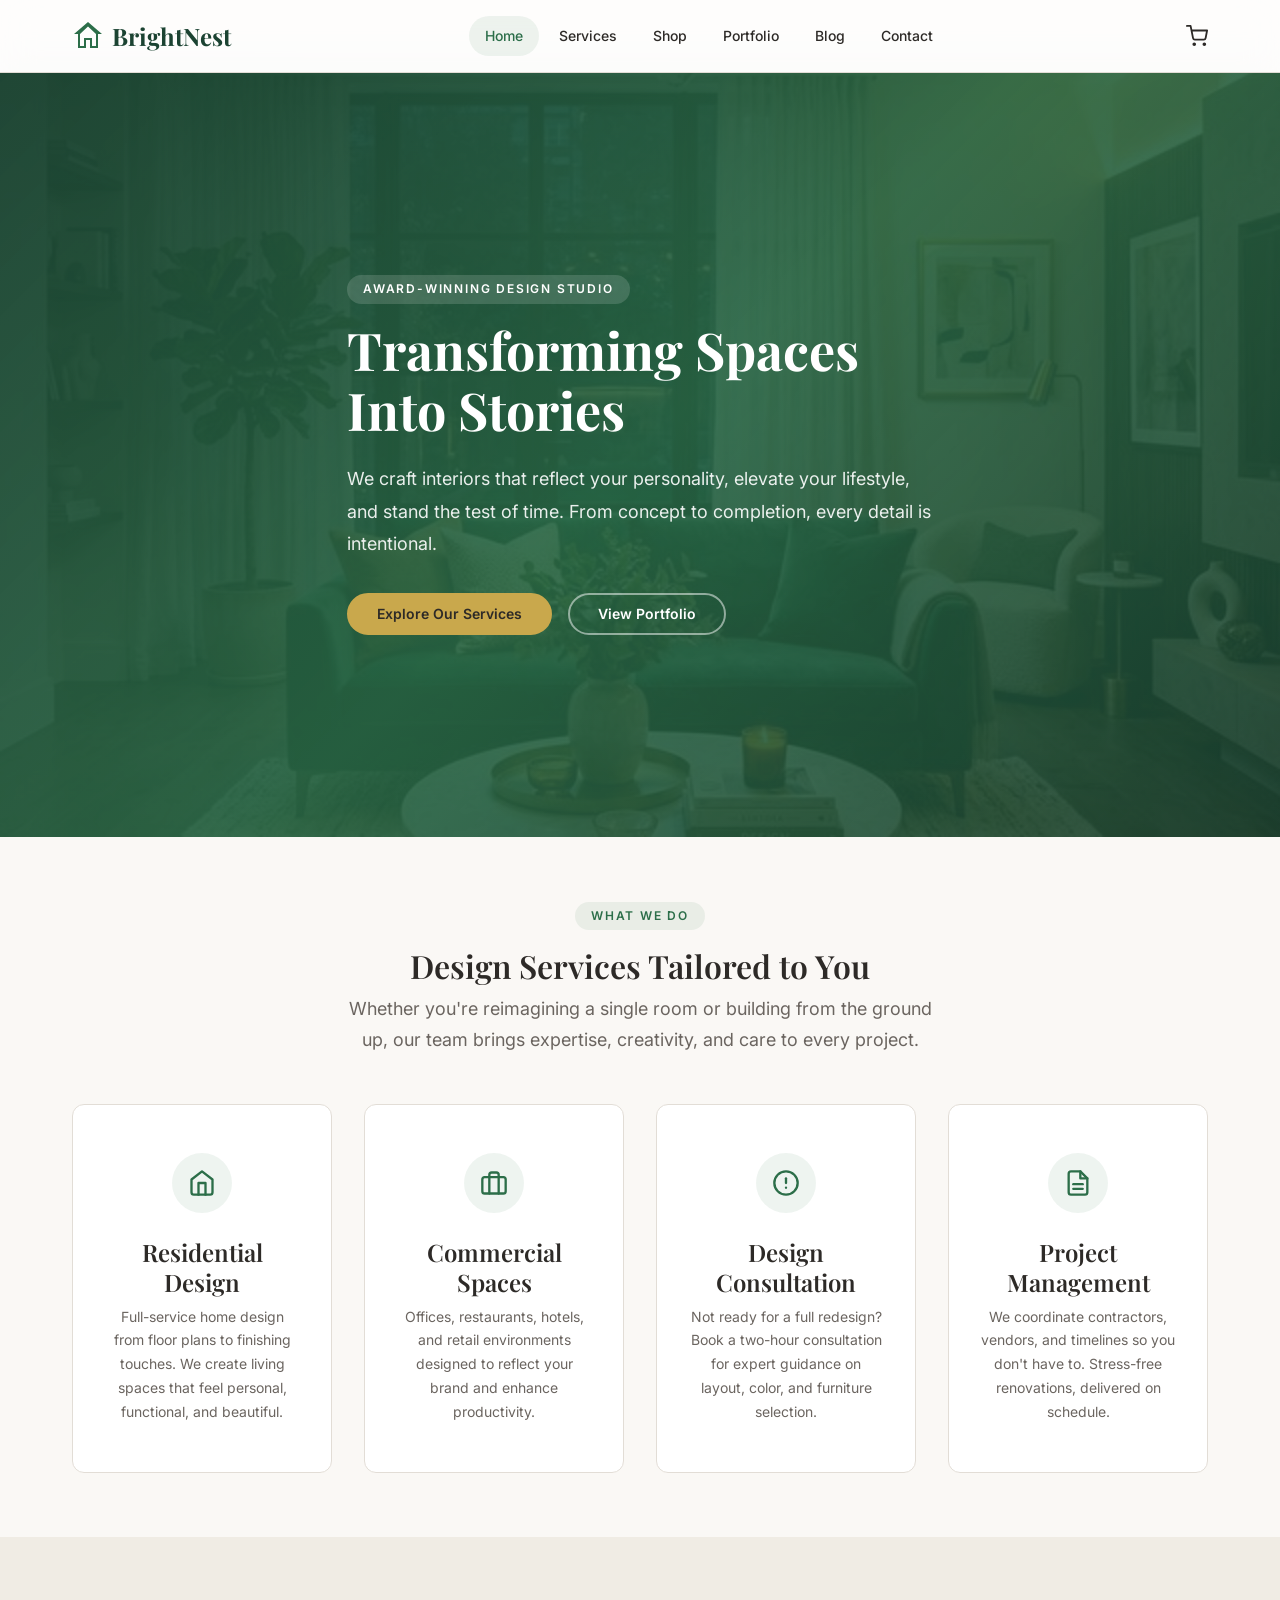
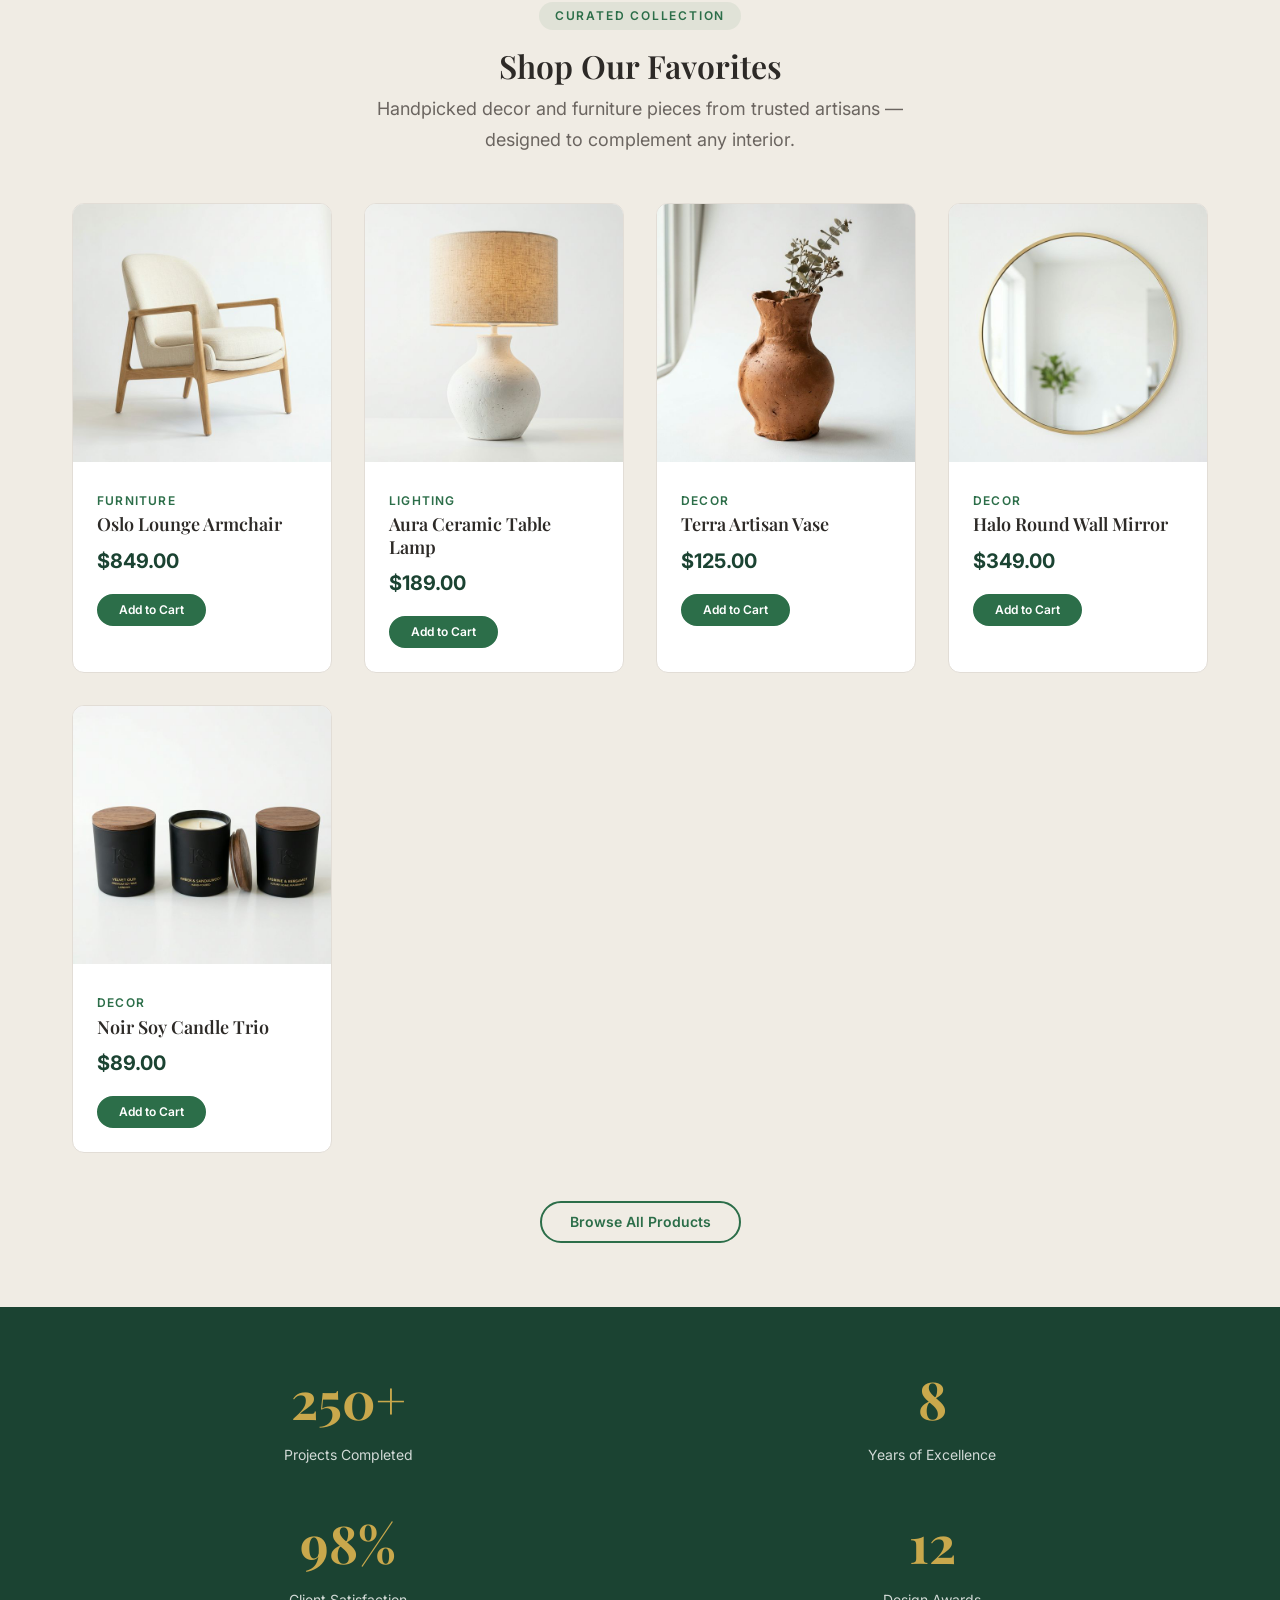
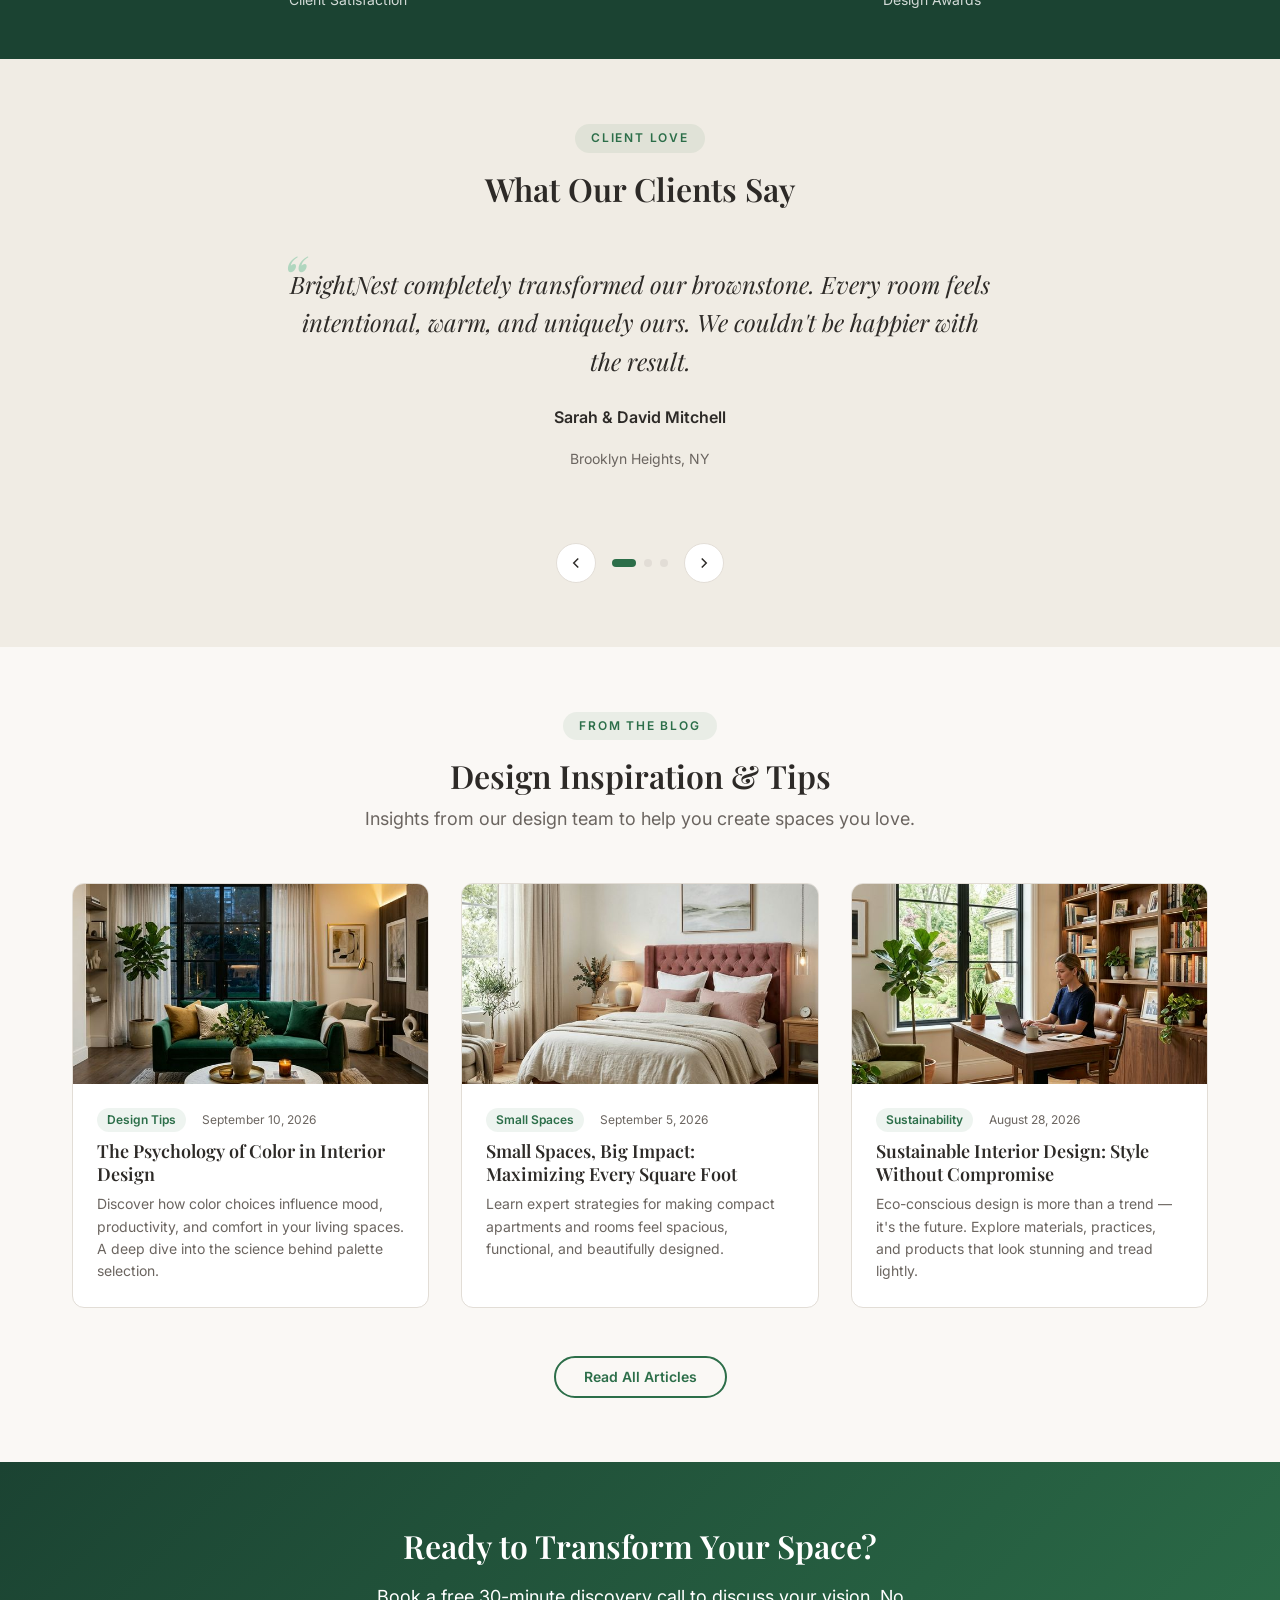
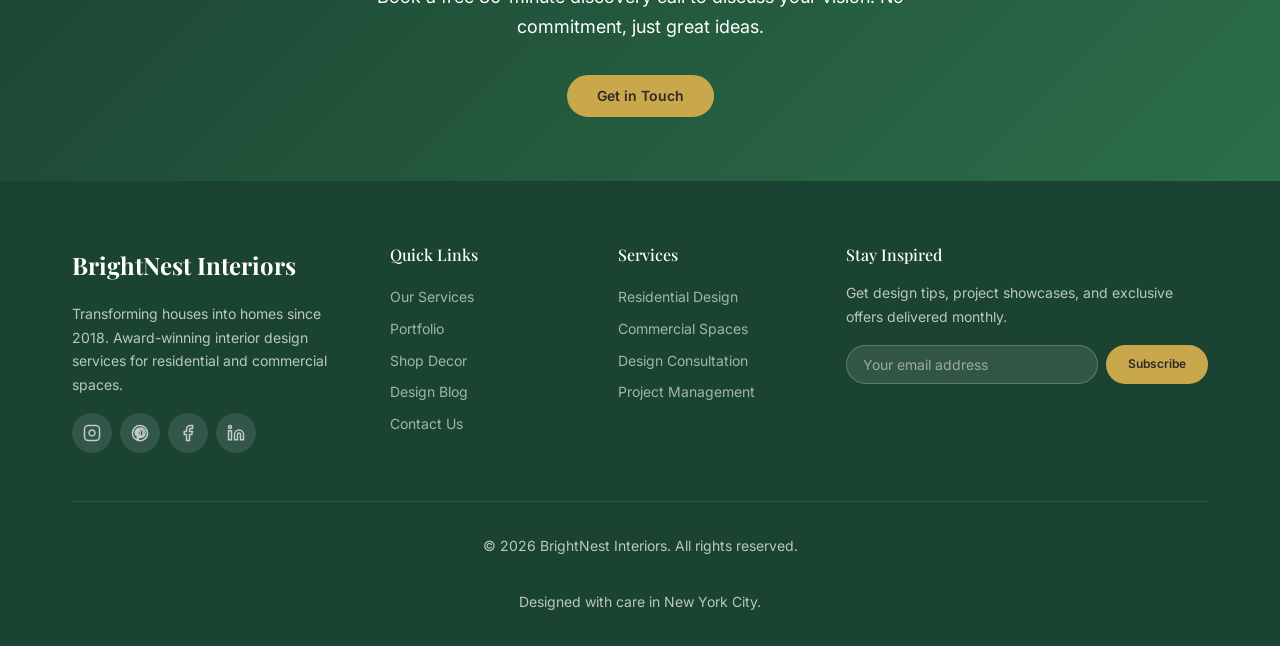
<file: index.html>
<!DOCTYPE html>
<html lang="en">
<head>
  <meta charset="UTF-8">
  <meta name="viewport" content="width=device-width, initial-scale=1.0">
  <title>BrightNest Interiors — Award-Winning Interior Design</title>
  <meta name="description" content="BrightNest Interiors transforms houses into homes with award-winning residential and commercial interior design services. Explore our portfolio, shop curated decor, and get inspired.">
  <meta name="keywords" content="interior design, home decor, residential design, commercial spaces, furniture, BrightNest">
  <link rel="stylesheet" href="styles.css">
</head>
<body>
  <!-- Navbar -->
  <div id="navbar-placeholder"></div>

  <main>
    <!-- ======================== HERO ======================== -->
    <section class="hero" id="hero">
      <div class="hero-bg">
        <img src="images/hero-banner.png" alt="Beautiful modern interior designed by BrightNest Interiors" loading="eager">
      </div>
      <div class="hero-overlay"></div>
      <div class="hero-content container">
        <span class="section-label" style="background:rgba(255,255,255,0.15);color:#fff;">Award-Winning Design Studio</span>
        <h1>Transforming Spaces Into Stories</h1>
        <p>We craft interiors that reflect your personality, elevate your lifestyle, and stand the test of time. From concept to completion, every detail is intentional.</p>
        <div class="hero-buttons">
          <a href="services.html" class="btn btn-primary">Explore Our Services</a>
          <a href="portfolio.html" class="btn btn-outline">View Portfolio</a>
        </div>
      </div>
    </section>

    <!-- ======================== SERVICES OVERVIEW ======================== -->
    <section class="section" id="services-overview">
      <div class="container text-center">
        <span class="section-label animate-on-scroll">What We Do</span>
        <h2 class="section-title animate-on-scroll">Design Services Tailored to You</h2>
        <p class="section-subtitle mx-auto animate-on-scroll" style="margin-bottom:var(--sp-2xl);">Whether you're reimagining a single room or building from the ground up, our team brings expertise, creativity, and care to every project.</p>

        <div class="services-grid">
          <div class="service-card animate-on-scroll animate-delay-1">
            <div class="service-icon">
              <svg width="28" height="28" viewBox="0 0 24 24" fill="none" stroke="currentColor" stroke-width="2" stroke-linecap="round" stroke-linejoin="round"><path d="M3 9l9-7 9 7v11a2 2 0 0 1-2 2H5a2 2 0 0 1-2-2z"></path><polyline points="9 22 9 12 15 12 15 22"></polyline></svg>
            </div>
            <h3>Residential Design</h3>
            <p>Full-service home design from floor plans to finishing touches. We create living spaces that feel personal, functional, and beautiful.</p>
          </div>

          <div class="service-card animate-on-scroll animate-delay-2">
            <div class="service-icon">
              <svg width="28" height="28" viewBox="0 0 24 24" fill="none" stroke="currentColor" stroke-width="2" stroke-linecap="round" stroke-linejoin="round"><rect x="2" y="7" width="20" height="14" rx="2" ry="2"></rect><path d="M16 21V5a2 2 0 0 0-2-2h-4a2 2 0 0 0-2 2v16"></path></svg>
            </div>
            <h3>Commercial Spaces</h3>
            <p>Offices, restaurants, hotels, and retail environments designed to reflect your brand and enhance productivity.</p>
          </div>

          <div class="service-card animate-on-scroll animate-delay-3">
            <div class="service-icon">
              <svg width="28" height="28" viewBox="0 0 24 24" fill="none" stroke="currentColor" stroke-width="2" stroke-linecap="round" stroke-linejoin="round"><circle cx="12" cy="12" r="10"></circle><line x1="12" y1="8" x2="12" y2="12"></line><line x1="12" y1="16" x2="12.01" y2="16"></line></svg>
            </div>
            <h3>Design Consultation</h3>
            <p>Not ready for a full redesign? Book a two-hour consultation for expert guidance on layout, color, and furniture selection.</p>
          </div>

          <div class="service-card animate-on-scroll animate-delay-4">
            <div class="service-icon">
              <svg width="28" height="28" viewBox="0 0 24 24" fill="none" stroke="currentColor" stroke-width="2" stroke-linecap="round" stroke-linejoin="round"><path d="M14 2H6a2 2 0 0 0-2 2v16a2 2 0 0 0 2 2h12a2 2 0 0 0 2-2V8z"></path><polyline points="14 2 14 8 20 8"></polyline><line x1="16" y1="13" x2="8" y2="13"></line><line x1="16" y1="17" x2="8" y2="17"></line></svg>
            </div>
            <h3>Project Management</h3>
            <p>We coordinate contractors, vendors, and timelines so you don't have to. Stress-free renovations, delivered on schedule.</p>
          </div>
        </div>
      </div>
    </section>

    <!-- ======================== FEATURED PRODUCTS ======================== -->
    <section class="section" style="background:var(--clr-bg-alt);" id="featured-products">
      <div class="container">
        <div class="text-center" style="margin-bottom:var(--sp-2xl);">
          <span class="section-label animate-on-scroll">Curated Collection</span>
          <h2 class="section-title animate-on-scroll">Shop Our Favorites</h2>
          <p class="section-subtitle mx-auto animate-on-scroll">Handpicked decor and furniture pieces from trusted artisans — designed to complement any interior.</p>
        </div>
        <div class="products-grid" id="featuredProducts">
          <!-- Populated by script.js -->
        </div>
        <div class="text-center" style="margin-top:var(--sp-2xl);">
          <a href="shop.html" class="btn btn-outline">Browse All Products</a>
        </div>
      </div>
    </section>

    <!-- ======================== STATS BAR ======================== -->
    <section class="section" style="background:var(--clr-primary-dark);color:#fff;padding-block:var(--sp-2xl);">
      <div class="container">
        <div style="display:grid;grid-template-columns:repeat(2,1fr);gap:var(--sp-xl);text-align:center;" class="stats-grid">
          <div class="animate-on-scroll">
            <div style="font-family:var(--ff-heading);font-size:var(--fs-4xl);font-weight:700;color:var(--clr-accent);">250+</div>
            <div style="font-size:var(--fs-sm);opacity:0.8;">Projects Completed</div>
          </div>
          <div class="animate-on-scroll animate-delay-1">
            <div style="font-family:var(--ff-heading);font-size:var(--fs-4xl);font-weight:700;color:var(--clr-accent);">8</div>
            <div style="font-size:var(--fs-sm);opacity:0.8;">Years of Excellence</div>
          </div>
          <div class="animate-on-scroll animate-delay-2">
            <div style="font-family:var(--ff-heading);font-size:var(--fs-4xl);font-weight:700;color:var(--clr-accent);">98%</div>
            <div style="font-size:var(--fs-sm);opacity:0.8;">Client Satisfaction</div>
          </div>
          <div class="animate-on-scroll animate-delay-3">
            <div style="font-family:var(--ff-heading);font-size:var(--fs-4xl);font-weight:700;color:var(--clr-accent);">12</div>
            <div style="font-size:var(--fs-sm);opacity:0.8;">Design Awards</div>
          </div>
        </div>
      </div>
    </section>

    <!-- ======================== TESTIMONIALS ======================== -->
    <section class="section testimonials" id="testimonials">
      <div class="container text-center">
        <span class="section-label animate-on-scroll">Client Love</span>
        <h2 class="section-title animate-on-scroll">What Our Clients Say</h2>

        <div class="testimonials-slider animate-on-scroll">
          <div class="testimonials-track">
            <div class="testimonial-slide">
              <p class="testimonial-quote">BrightNest completely transformed our brownstone. Every room feels intentional, warm, and uniquely ours. We couldn't be happier with the result.</p>
              <p class="testimonial-author">Sarah & David Mitchell</p>
              <p class="testimonial-role">Brooklyn Heights, NY</p>
            </div>
            <div class="testimonial-slide">
              <p class="testimonial-quote">Working with the BrightNest team on our restaurant was a dream. They understood our brand instantly and delivered a space that our guests constantly compliment.</p>
              <p class="testimonial-author">Marco Rossi</p>
              <p class="testimonial-role">Owner, Terranova Kitchen</p>
            </div>
            <div class="testimonial-slide">
              <p class="testimonial-quote">From the initial mood board to the final walkthrough, the process was seamless. Our home office now inspires productivity instead of dread.</p>
              <p class="testimonial-author">Priya Sharma</p>
              <p class="testimonial-role">Manhattan, NY</p>
            </div>
          </div>

          <div class="testimonials-controls">
            <button class="testimonial-btn prev" aria-label="Previous testimonial">
              <svg width="18" height="18" viewBox="0 0 24 24" fill="none" stroke="currentColor" stroke-width="2"><polyline points="15 18 9 12 15 6"></polyline></svg>
            </button>
            <div class="testimonials-dots">
              <span class="active"></span>
              <span></span>
              <span></span>
            </div>
            <button class="testimonial-btn next" aria-label="Next testimonial">
              <svg width="18" height="18" viewBox="0 0 24 24" fill="none" stroke="currentColor" stroke-width="2"><polyline points="9 18 15 12 9 6"></polyline></svg>
            </button>
          </div>
        </div>
      </div>
    </section>

    <!-- ======================== BLOG TEASER ======================== -->
    <section class="section" id="blog-teaser">
      <div class="container">
        <div class="text-center" style="margin-bottom:var(--sp-2xl);">
          <span class="section-label animate-on-scroll">From the Blog</span>
          <h2 class="section-title animate-on-scroll">Design Inspiration & Tips</h2>
          <p class="section-subtitle mx-auto animate-on-scroll">Insights from our design team to help you create spaces you love.</p>
        </div>
        <div class="blog-grid" id="blogTeaser">
          <!-- Populated by script.js -->
        </div>
        <div class="text-center" style="margin-top:var(--sp-2xl);">
          <a href="blog.html" class="btn btn-outline">Read All Articles</a>
        </div>
      </div>
    </section>

    <!-- ======================== CTA ======================== -->
    <section class="section" style="background:linear-gradient(135deg,var(--clr-primary-dark) 0%,var(--clr-primary) 100%);color:#fff;text-align:center;">
      <div class="container">
        <h2 style="color:#fff;margin-bottom:var(--sp-md);" class="animate-on-scroll">Ready to Transform Your Space?</h2>
        <p style="opacity:0.85;max-width:550px;margin:0 auto var(--sp-xl);font-size:var(--fs-md);" class="animate-on-scroll">
          Book a free 30-minute discovery call to discuss your vision. No commitment, just great ideas.
        </p>
        <a href="contact.html" class="btn btn-accent animate-on-scroll">Get in Touch</a>
      </div>
    </section>
  </main>

  <!-- Footer -->
  <div id="footer-placeholder"></div>

  <script src="script.js"></script>
</body>
</html>
</file>
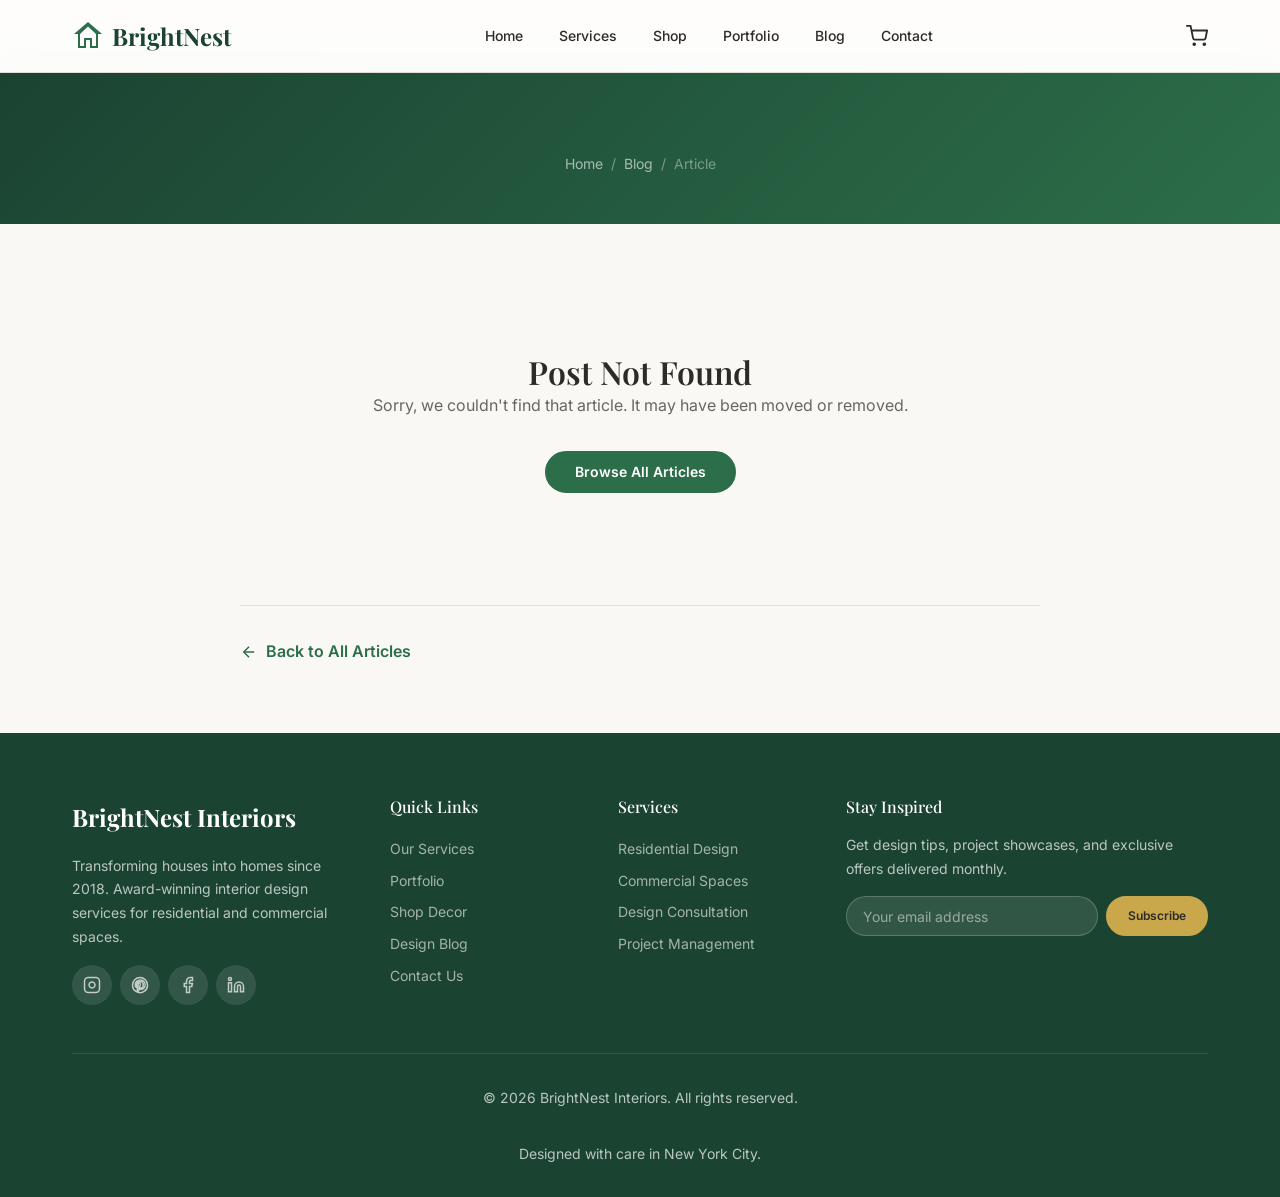
<file: blog-post.html>
<!DOCTYPE html>
<html lang="en">
<head>
  <meta charset="UTF-8">
  <meta name="viewport" content="width=device-width, initial-scale=1.0">
  <title>Blog Post — BrightNest Interiors</title>
  <meta name="description" content="Read in-depth design articles, tips, and guides from the BrightNest Interiors blog.">
  <link rel="stylesheet" href="styles.css">
</head>
<body>
  <div id="navbar-placeholder"></div>

  <main>
    <!-- Page Header -->
    <section class="page-header" style="padding-bottom:var(--sp-lg);">
      <div class="container">
        <div class="breadcrumb" style="margin-bottom:var(--sp-lg);">
          <a href="index.html">Home</a>
          <span>/</span>
          <a href="blog.html">Blog</a>
          <span>/</span>
          <span>Article</span>
        </div>
        <div class="post-header" id="postHeader">
          <!-- Populated by script.js -->
        </div>
      </div>
    </section>

    <!-- Post Body -->
    <section class="section">
      <div class="container">
        <div class="post-body" id="postBody">
          <!-- Populated by script.js -->
        </div>

        <!-- Not Found State -->
        <div id="postNotFound" style="display:none;text-align:center;padding:var(--sp-3xl);">
          <h2>Post Not Found</h2>
          <p style="color:var(--clr-text-muted);margin-bottom:var(--sp-xl);">Sorry, we couldn't find that article. It may have been moved or removed.</p>
          <a href="blog.html" class="btn btn-primary">Browse All Articles</a>
        </div>

        <!-- Back link -->
        <div class="post-body" style="margin-top:var(--sp-2xl);padding-top:var(--sp-xl);border-top:1px solid var(--clr-border);">
          <a href="blog.html" style="display:inline-flex;align-items:center;gap:var(--sp-sm);font-weight:600;">
            <svg width="18" height="18" viewBox="0 0 24 24" fill="none" stroke="currentColor" stroke-width="2"><line x1="19" y1="12" x2="5" y2="12"></line><polyline points="12 19 5 12 12 5"></polyline></svg>
            Back to All Articles
          </a>
        </div>
      </div>
    </section>
  </main>

  <div id="footer-placeholder"></div>
  <script src="script.js"></script>
</body>
</html>
</file>
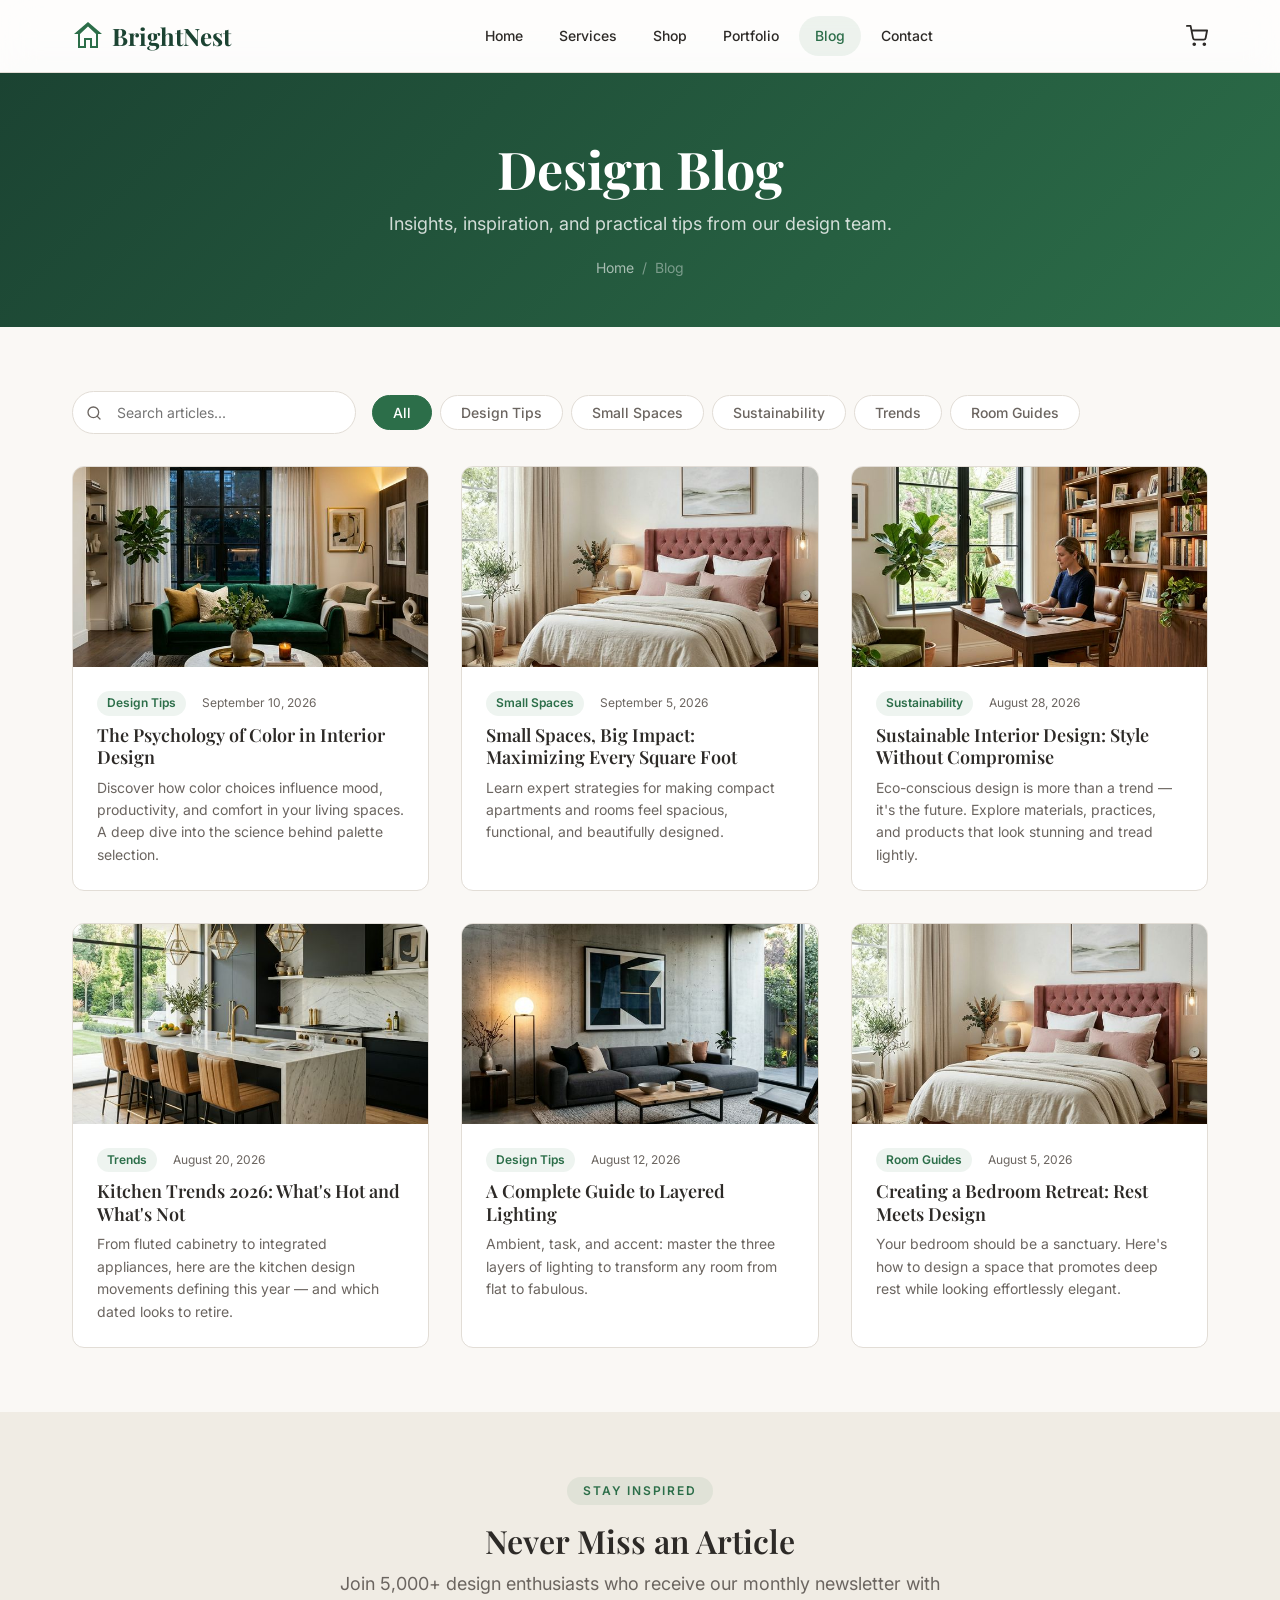
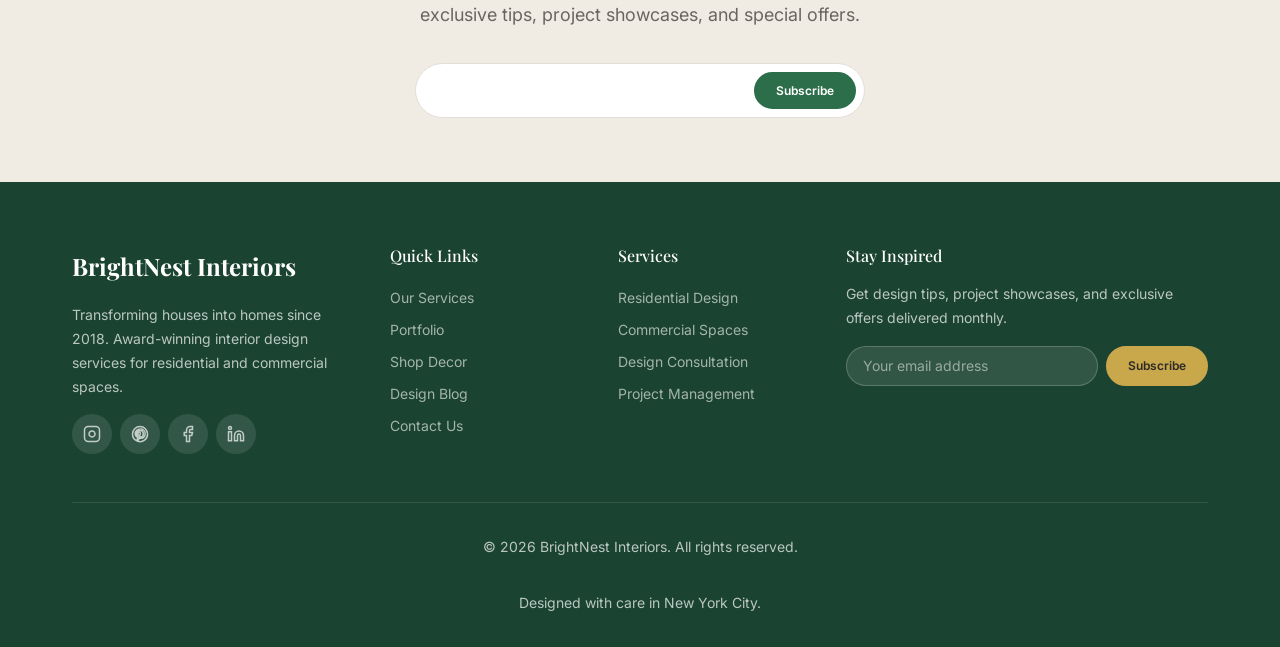
<file: blog.html>
<!DOCTYPE html>
<html lang="en">
<head>
  <meta charset="UTF-8">
  <meta name="viewport" content="width=device-width, initial-scale=1.0">
  <title>Design Blog — BrightNest Interiors</title>
  <meta name="description" content="Read design tips, trend forecasts, room guides, and sustainability insights from the BrightNest Interiors blog.">
  <link rel="stylesheet" href="styles.css">
</head>
<body>
  <div id="navbar-placeholder"></div>

  <main>
    <!-- Page Header -->
    <section class="page-header">
      <div class="container">
        <h1>Design Blog</h1>
        <p>Insights, inspiration, and practical tips from our design team.</p>
        <div class="breadcrumb">
          <a href="index.html">Home</a>
          <span>/</span>
          <span>Blog</span>
        </div>
      </div>
    </section>

    <!-- Blog Grid -->
    <section class="section">
      <div class="container">
        <div class="filter-bar" style="flex-wrap:wrap;gap:var(--sp-md);">
          <div class="search-wrapper">
            <svg viewBox="0 0 24 24" fill="none" stroke="currentColor" stroke-width="2" stroke-linecap="round" stroke-linejoin="round">
              <circle cx="11" cy="11" r="8"></circle>
              <line x1="21" y1="21" x2="16.65" y2="16.65"></line>
            </svg>
            <input type="text" class="search-box" id="blogSearch" placeholder="Search articles..." aria-label="Search blog articles">
          </div>
          <div id="blogFilters" style="display:flex;flex-wrap:wrap;gap:var(--sp-sm);">
            <!-- Populated by script.js -->
          </div>
        </div>

        <div class="blog-grid" id="blogGrid">
          <!-- Populated by script.js -->
        </div>
      </div>
    </section>

    <!-- Newsletter CTA -->
    <section class="section" style="background:var(--clr-bg-alt);text-align:center;">
      <div class="container">
        <span class="section-label animate-on-scroll">Stay Inspired</span>
        <h2 class="section-title animate-on-scroll">Never Miss an Article</h2>
        <p class="section-subtitle mx-auto animate-on-scroll" style="margin-bottom:var(--sp-xl);">Join 5,000+ design enthusiasts who receive our monthly newsletter with exclusive tips, project showcases, and special offers.</p>
        <form class="newsletter-form mx-auto animate-on-scroll" style="max-width:450px;background:var(--clr-surface);padding:var(--sp-sm);border-radius:100px;border:1px solid var(--clr-border);" id="blogNewsletter">
          <input type="email" placeholder="Enter your email" aria-label="Newsletter email" required style="border:none;background:transparent;color:var(--clr-text);padding-left:var(--sp-md);">
          <button type="submit" class="btn btn-primary btn-sm">Subscribe</button>
        </form>
      </div>
    </section>
  </main>

  <div id="footer-placeholder"></div>
  <script src="script.js"></script>
</body>
</html>
</file>
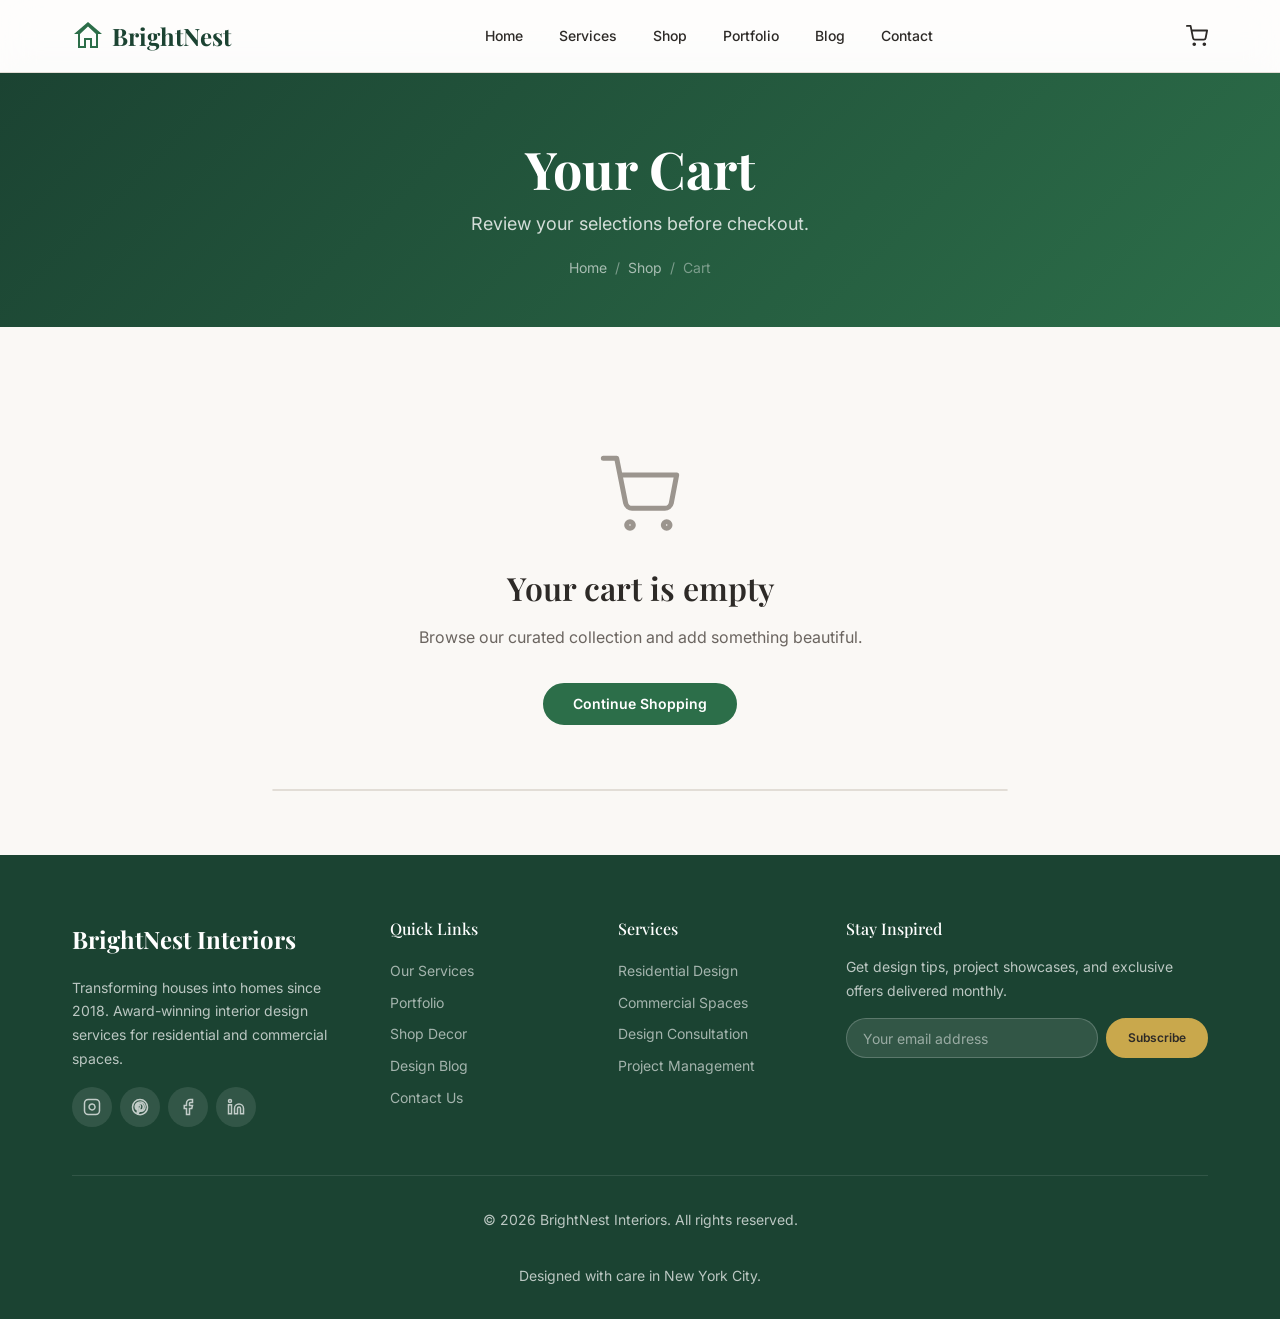
<file: cart.html>
<!DOCTYPE html>
<html lang="en">
<head>
  <meta charset="UTF-8">
  <meta name="viewport" content="width=device-width, initial-scale=1.0">
  <title>Your Cart — BrightNest Interiors</title>
  <meta name="description" content="Review items in your BrightNest Interiors shopping cart. Adjust quantities, remove items, and proceed to checkout.">
  <link rel="stylesheet" href="styles.css">
</head>
<body>
  <div id="navbar-placeholder"></div>

  <main>
    <!-- Page Header -->
    <section class="page-header">
      <div class="container">
        <h1>Your Cart</h1>
        <p>Review your selections before checkout.</p>
        <div class="breadcrumb">
          <a href="index.html">Home</a>
          <span>/</span>
          <a href="shop.html">Shop</a>
          <span>/</span>
          <span>Cart</span>
        </div>
      </div>
    </section>

    <!-- Cart Section -->
    <section class="section">
      <div class="container" style="max-width:800px;">
        <!-- Empty State -->
        <div class="cart-empty" id="cartEmpty" style="display:none;">
          <svg viewBox="0 0 24 24" fill="none" stroke="currentColor" stroke-width="1.5" stroke-linecap="round" stroke-linejoin="round">
            <circle cx="9" cy="21" r="1"></circle><circle cx="20" cy="21" r="1"></circle>
            <path d="M1 1h4l2.68 13.39a2 2 0 0 0 2 1.61h9.72a2 2 0 0 0 2-1.61L23 6H6"></path>
          </svg>
          <h2>Your cart is empty</h2>
          <p style="color:var(--clr-text-muted);margin-bottom:var(--sp-xl);">Browse our curated collection and add something beautiful.</p>
          <a href="shop.html" class="btn btn-primary">Continue Shopping</a>
        </div>

        <!-- Cart Items -->
        <div class="cart-table" id="cartItems">
          <!-- Populated by script.js -->
        </div>

        <!-- Cart Summary -->
        <div class="cart-summary" id="cartSummary">
          <!-- Populated by script.js -->
        </div>
      </div>
    </section>
  </main>

  <div id="footer-placeholder"></div>
  <script src="script.js"></script>
</body>
</html>
</file>
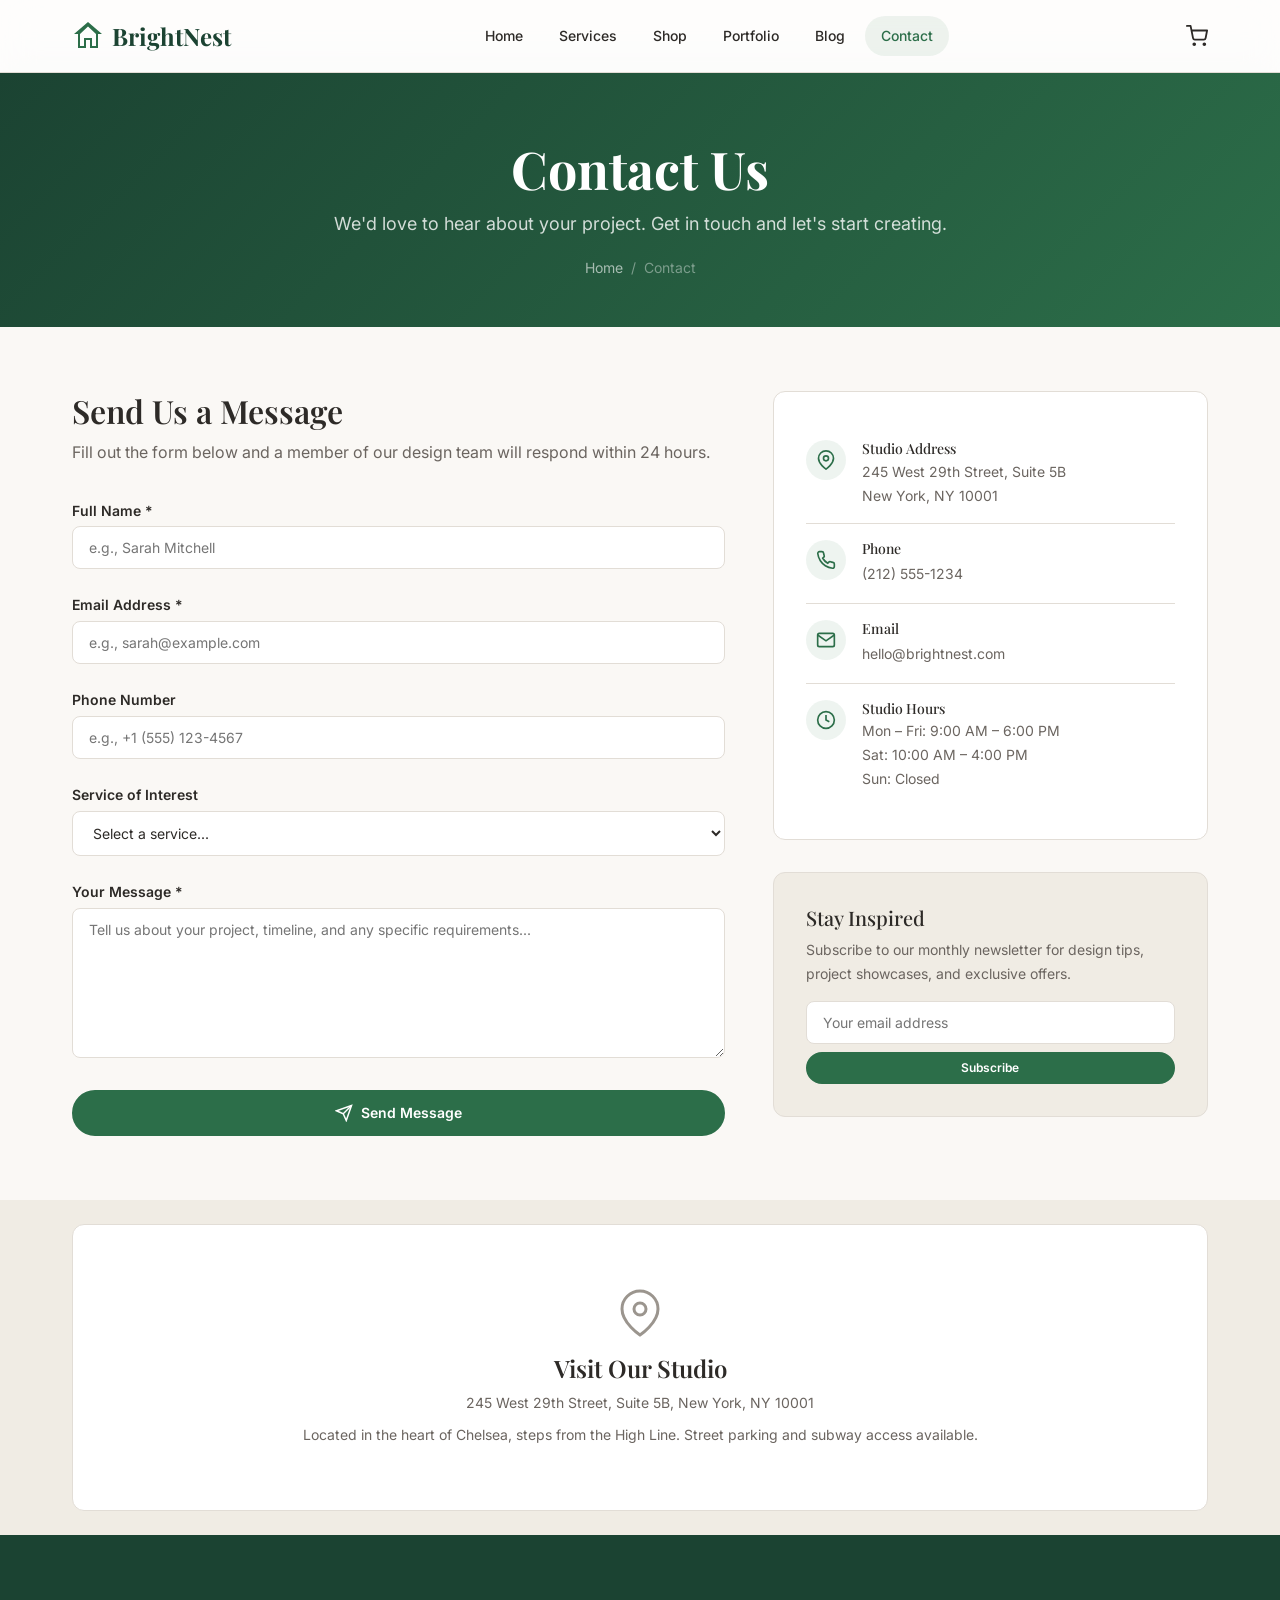
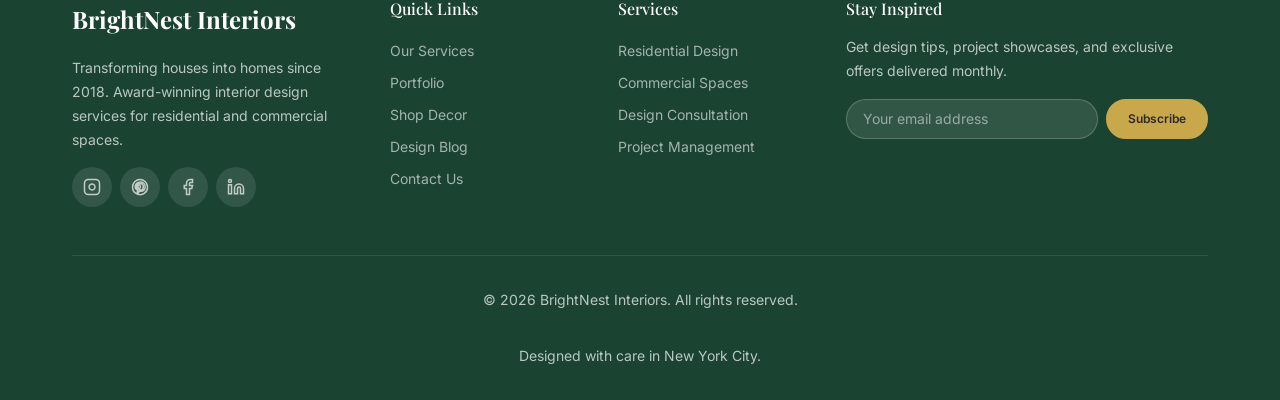
<file: contact.html>
<!DOCTYPE html>
<html lang="en">
<head>
  <meta charset="UTF-8">
  <meta name="viewport" content="width=device-width, initial-scale=1.0">
  <title>Contact Us — BrightNest Interiors</title>
  <meta name="description" content="Get in touch with BrightNest Interiors. Schedule a consultation, ask about our services, or start your interior design project today.">
  <link rel="stylesheet" href="styles.css">
</head>
<body>
  <div id="navbar-placeholder"></div>

  <main>
    <!-- Page Header -->
    <section class="page-header">
      <div class="container">
        <h1>Contact Us</h1>
        <p>We'd love to hear about your project. Get in touch and let's start creating.</p>
        <div class="breadcrumb">
          <a href="index.html">Home</a>
          <span>/</span>
          <span>Contact</span>
        </div>
      </div>
    </section>

    <!-- Contact Form + Info -->
    <section class="section">
      <div class="container">
        <div class="contact-grid">
          <!-- Form -->
          <div>
            <h2 style="margin-bottom:var(--sp-sm);">Send Us a Message</h2>
            <p style="color:var(--clr-text-muted);margin-bottom:var(--sp-xl);">Fill out the form below and a member of our design team will respond within 24 hours.</p>

            <form id="contactForm" novalidate>
              <div class="form-group">
                <label for="contactName">Full Name *</label>
                <input type="text" id="contactName" name="name" placeholder="e.g., Sarah Mitchell" required>
                <p class="error-msg">Please enter your full name.</p>
              </div>

              <div class="form-group">
                <label for="contactEmail">Email Address *</label>
                <input type="email" id="contactEmail" name="email" placeholder="e.g., sarah@example.com" required>
                <p class="error-msg">Please enter a valid email address.</p>
              </div>

              <div class="form-group">
                <label for="contactPhone">Phone Number</label>
                <input type="tel" id="contactPhone" name="phone" placeholder="e.g., +1 (555) 123-4567">
                <p class="error-msg">Please enter a valid phone number.</p>
              </div>

              <div class="form-group">
                <label for="contactService">Service of Interest</label>
                <select id="contactService" name="service">
                  <option value="">Select a service...</option>
                  <option value="residential">Residential Design</option>
                  <option value="commercial">Commercial Spaces</option>
                  <option value="consultation">Design Consultation</option>
                  <option value="project-management">Project Management</option>
                  <option value="other">Other</option>
                </select>
              </div>

              <div class="form-group">
                <label for="contactMessage">Your Message *</label>
                <textarea id="contactMessage" name="message" placeholder="Tell us about your project, timeline, and any specific requirements..." required></textarea>
                <p class="error-msg">Please enter a message (at least 10 characters).</p>
              </div>

              <button type="submit" class="btn btn-primary" style="width:100%;justify-content:center;">
                <svg width="18" height="18" viewBox="0 0 24 24" fill="none" stroke="currentColor" stroke-width="2"><line x1="22" y1="2" x2="11" y2="13"></line><polygon points="22 2 15 22 11 13 2 9 22 2"></polygon></svg>
                Send Message
              </button>
            </form>
          </div>

          <!-- Contact Info Sidebar -->
          <div>
            <div class="contact-info-card">
              <div class="contact-info-item">
                <div class="icon">
                  <svg width="20" height="20" viewBox="0 0 24 24" fill="none" stroke="currentColor" stroke-width="2"><path d="M21 10c0 7-9 13-9 13s-9-6-9-13a9 9 0 0 1 18 0z"></path><circle cx="12" cy="10" r="3"></circle></svg>
                </div>
                <div>
                  <h4>Studio Address</h4>
                  <p>245 West 29th Street, Suite 5B<br>New York, NY 10001</p>
                </div>
              </div>

              <div class="contact-info-item">
                <div class="icon">
                  <svg width="20" height="20" viewBox="0 0 24 24" fill="none" stroke="currentColor" stroke-width="2"><path d="M22 16.92v3a2 2 0 0 1-2.18 2 19.79 19.79 0 0 1-8.63-3.07 19.5 19.5 0 0 1-6-6 19.79 19.79 0 0 1-3.07-8.67A2 2 0 0 1 4.11 2h3a2 2 0 0 1 2 1.72 12.84 12.84 0 0 0 .7 2.81 2 2 0 0 1-.45 2.11L8.09 9.91a16 16 0 0 0 6 6l1.27-1.27a2 2 0 0 1 2.11-.45 12.84 12.84 0 0 0 2.81.7A2 2 0 0 1 22 16.92z"></path></svg>
                </div>
                <div>
                  <h4>Phone</h4>
                  <a href="tel:+12125551234">(212) 555-1234</a>
                </div>
              </div>

              <div class="contact-info-item">
                <div class="icon">
                  <svg width="20" height="20" viewBox="0 0 24 24" fill="none" stroke="currentColor" stroke-width="2"><path d="M4 4h16c1.1 0 2 .9 2 2v12c0 1.1-.9 2-2 2H4c-1.1 0-2-.9-2-2V6c0-1.1.9-2 2-2z"></path><polyline points="22,6 12,13 2,6"></polyline></svg>
                </div>
                <div>
                  <h4>Email</h4>
                  <a href="mailto:hello@brightnest.com">hello@brightnest.com</a>
                </div>
              </div>

              <div class="contact-info-item">
                <div class="icon">
                  <svg width="20" height="20" viewBox="0 0 24 24" fill="none" stroke="currentColor" stroke-width="2"><circle cx="12" cy="12" r="10"></circle><polyline points="12 6 12 12 16 14"></polyline></svg>
                </div>
                <div>
                  <h4>Studio Hours</h4>
                  <p>Mon – Fri: 9:00 AM – 6:00 PM<br>Sat: 10:00 AM – 4:00 PM<br>Sun: Closed</p>
                </div>
              </div>
            </div>

            <!-- Newsletter -->
            <div style="margin-top:var(--sp-xl);background:var(--clr-bg-alt);border-radius:var(--radius);padding:var(--sp-xl);border:1px solid var(--clr-border);">
              <h4 style="margin-bottom:var(--sp-sm);">Stay Inspired</h4>
              <p style="color:var(--clr-text-muted);font-size:var(--fs-sm);margin-bottom:var(--sp-md);">Subscribe to our monthly newsletter for design tips, project showcases, and exclusive offers.</p>
              <form id="contactNewsletter">
                <div class="form-group" style="margin-bottom:var(--sp-sm);">
                  <input type="email" placeholder="Your email address" aria-label="Newsletter email" required>
                </div>
                <button type="submit" class="btn btn-primary btn-sm" style="width:100%;justify-content:center;">Subscribe</button>
              </form>
            </div>
          </div>
        </div>
      </div>
    </section>

    <!-- Map Placeholder -->
    <section style="background:var(--clr-bg-alt);padding:var(--sp-lg) 0;">
      <div class="container text-center">
        <div style="background:var(--clr-surface);border:1px solid var(--clr-border);border-radius:var(--radius);padding:var(--sp-3xl);color:var(--clr-text-muted);">
          <svg width="48" height="48" viewBox="0 0 24 24" fill="none" stroke="currentColor" stroke-width="1.5" style="margin:0 auto var(--sp-md);display:block;color:var(--clr-text-light);">
            <path d="M21 10c0 7-9 13-9 13s-9-6-9-13a9 9 0 0 1 18 0z"></path><circle cx="12" cy="10" r="3"></circle>
          </svg>
          <h3 style="margin-bottom:var(--sp-sm);">Visit Our Studio</h3>
          <p style="font-size:var(--fs-sm);">245 West 29th Street, Suite 5B, New York, NY 10001</p>
          <p style="font-size:var(--fs-sm);margin-top:var(--sp-sm);">Located in the heart of Chelsea, steps from the High Line. Street parking and subway access available.</p>
        </div>
      </div>
    </section>
  </main>

  <div id="footer-placeholder"></div>
  <script src="script.js"></script>
</body>
</html>
</file>
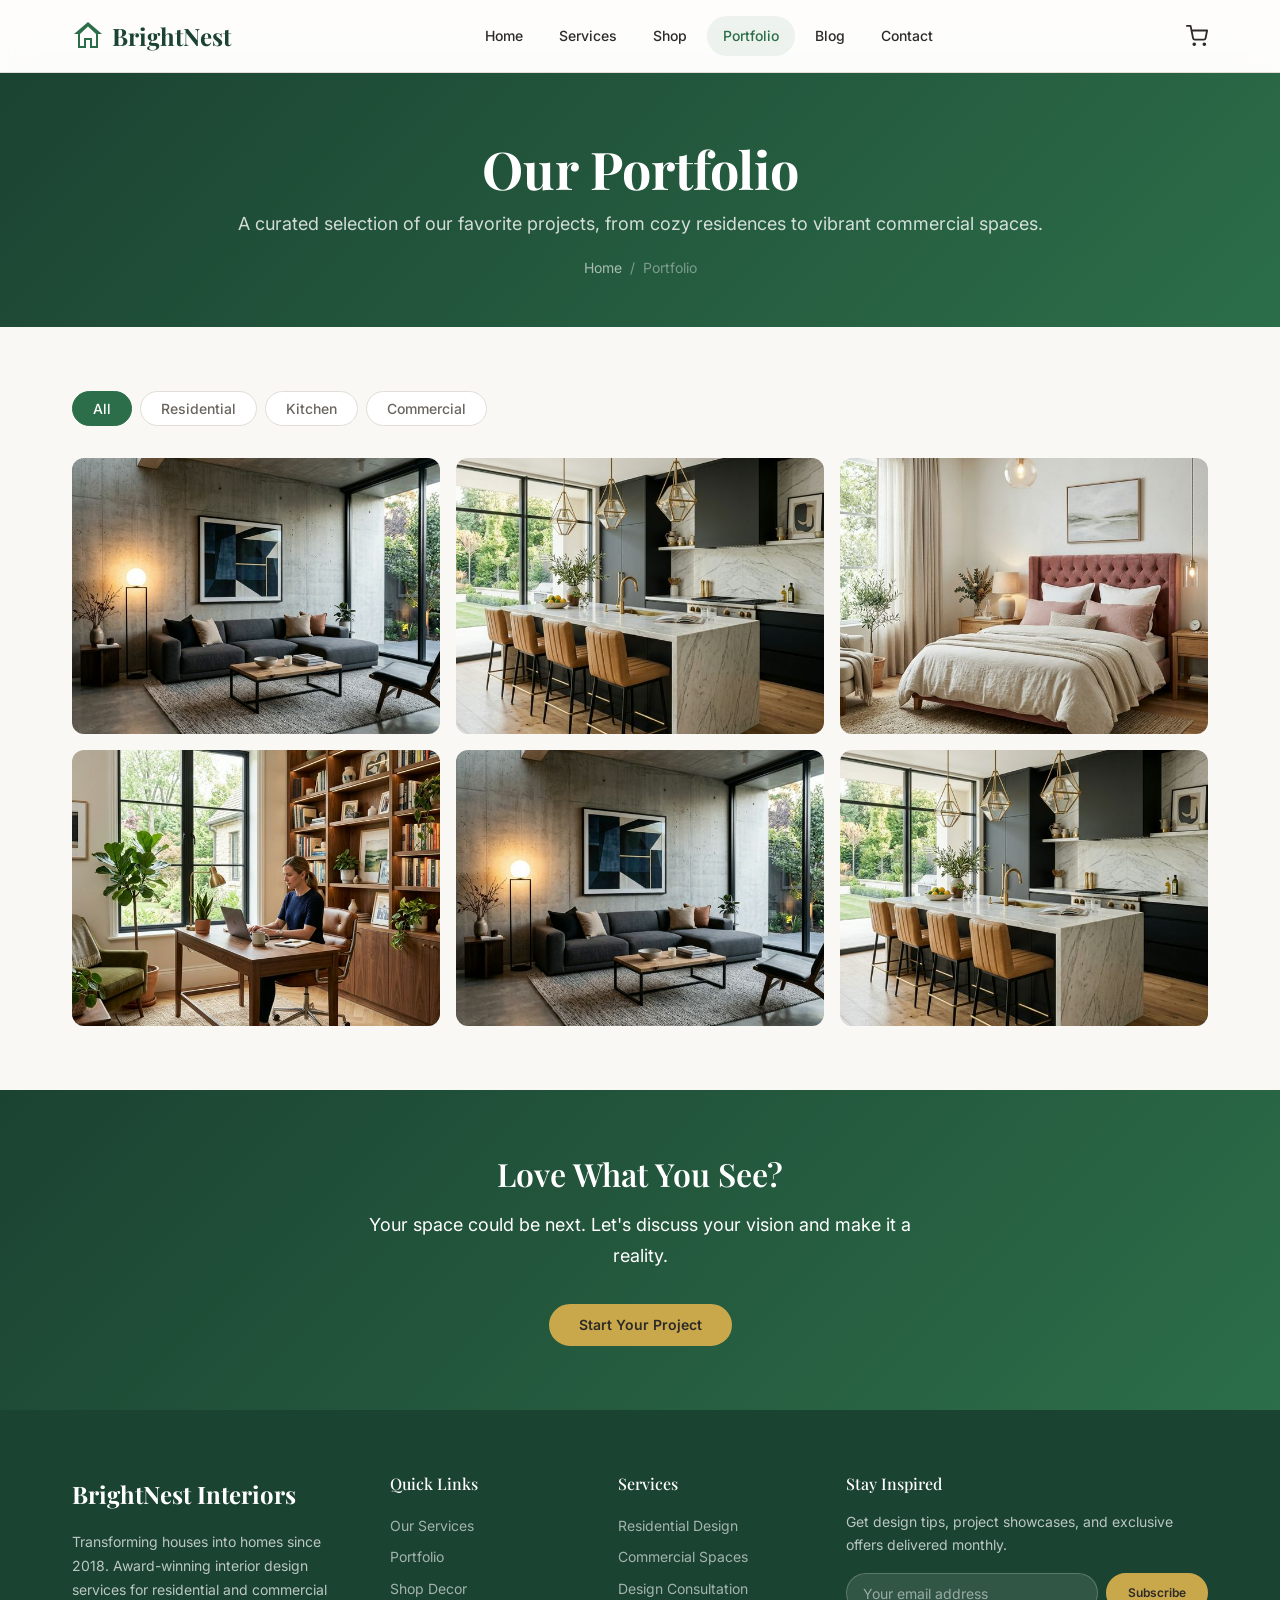
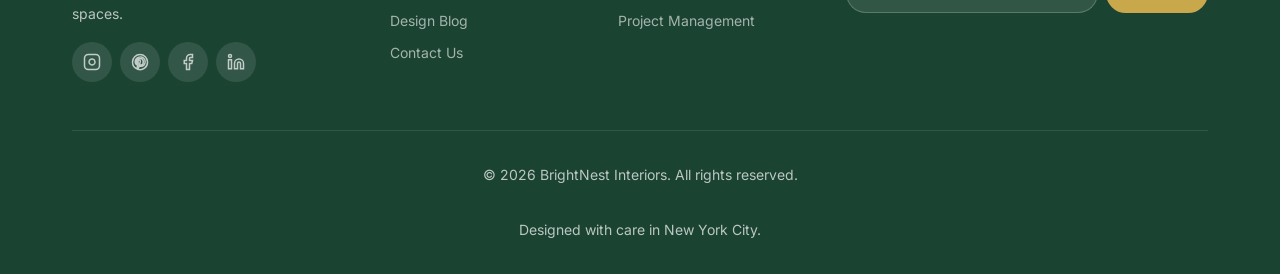
<file: portfolio.html>
<!DOCTYPE html>
<html lang="en">
<head>
  <meta charset="UTF-8">
  <meta name="viewport" content="width=device-width, initial-scale=1.0">
  <title>Portfolio — BrightNest Interiors</title>
  <meta name="description" content="Explore BrightNest Interiors' portfolio of residential and commercial interior design projects. From modern living rooms to creative offices, see our work.">
  <link rel="stylesheet" href="styles.css">
</head>
<body>
  <div id="navbar-placeholder"></div>

  <main>
    <!-- Page Header -->
    <section class="page-header">
      <div class="container">
        <h1>Our Portfolio</h1>
        <p>A curated selection of our favorite projects, from cozy residences to vibrant commercial spaces.</p>
        <div class="breadcrumb">
          <a href="index.html">Home</a>
          <span>/</span>
          <span>Portfolio</span>
        </div>
      </div>
    </section>

    <!-- Portfolio Gallery -->
    <section class="section">
      <div class="container">
        <div class="filter-bar" id="portfolioFilters">
          <!-- Populated by script.js -->
        </div>

        <div class="gallery-grid" id="portfolioGrid">
          <!-- Populated by script.js -->
        </div>
      </div>
    </section>

    <!-- CTA -->
    <section class="section" style="background:linear-gradient(135deg,var(--clr-primary-dark) 0%,var(--clr-primary) 100%);color:#fff;text-align:center;">
      <div class="container">
        <h2 style="color:#fff;margin-bottom:var(--sp-md);" class="animate-on-scroll">Love What You See?</h2>
        <p style="opacity:0.85;max-width:550px;margin:0 auto var(--sp-xl);font-size:var(--fs-md);" class="animate-on-scroll">Your space could be next. Let's discuss your vision and make it a reality.</p>
        <a href="contact.html" class="btn btn-accent animate-on-scroll">Start Your Project</a>
      </div>
    </section>
  </main>

  <div id="footer-placeholder"></div>
  <script src="script.js"></script>
</body>
</html>
</file>
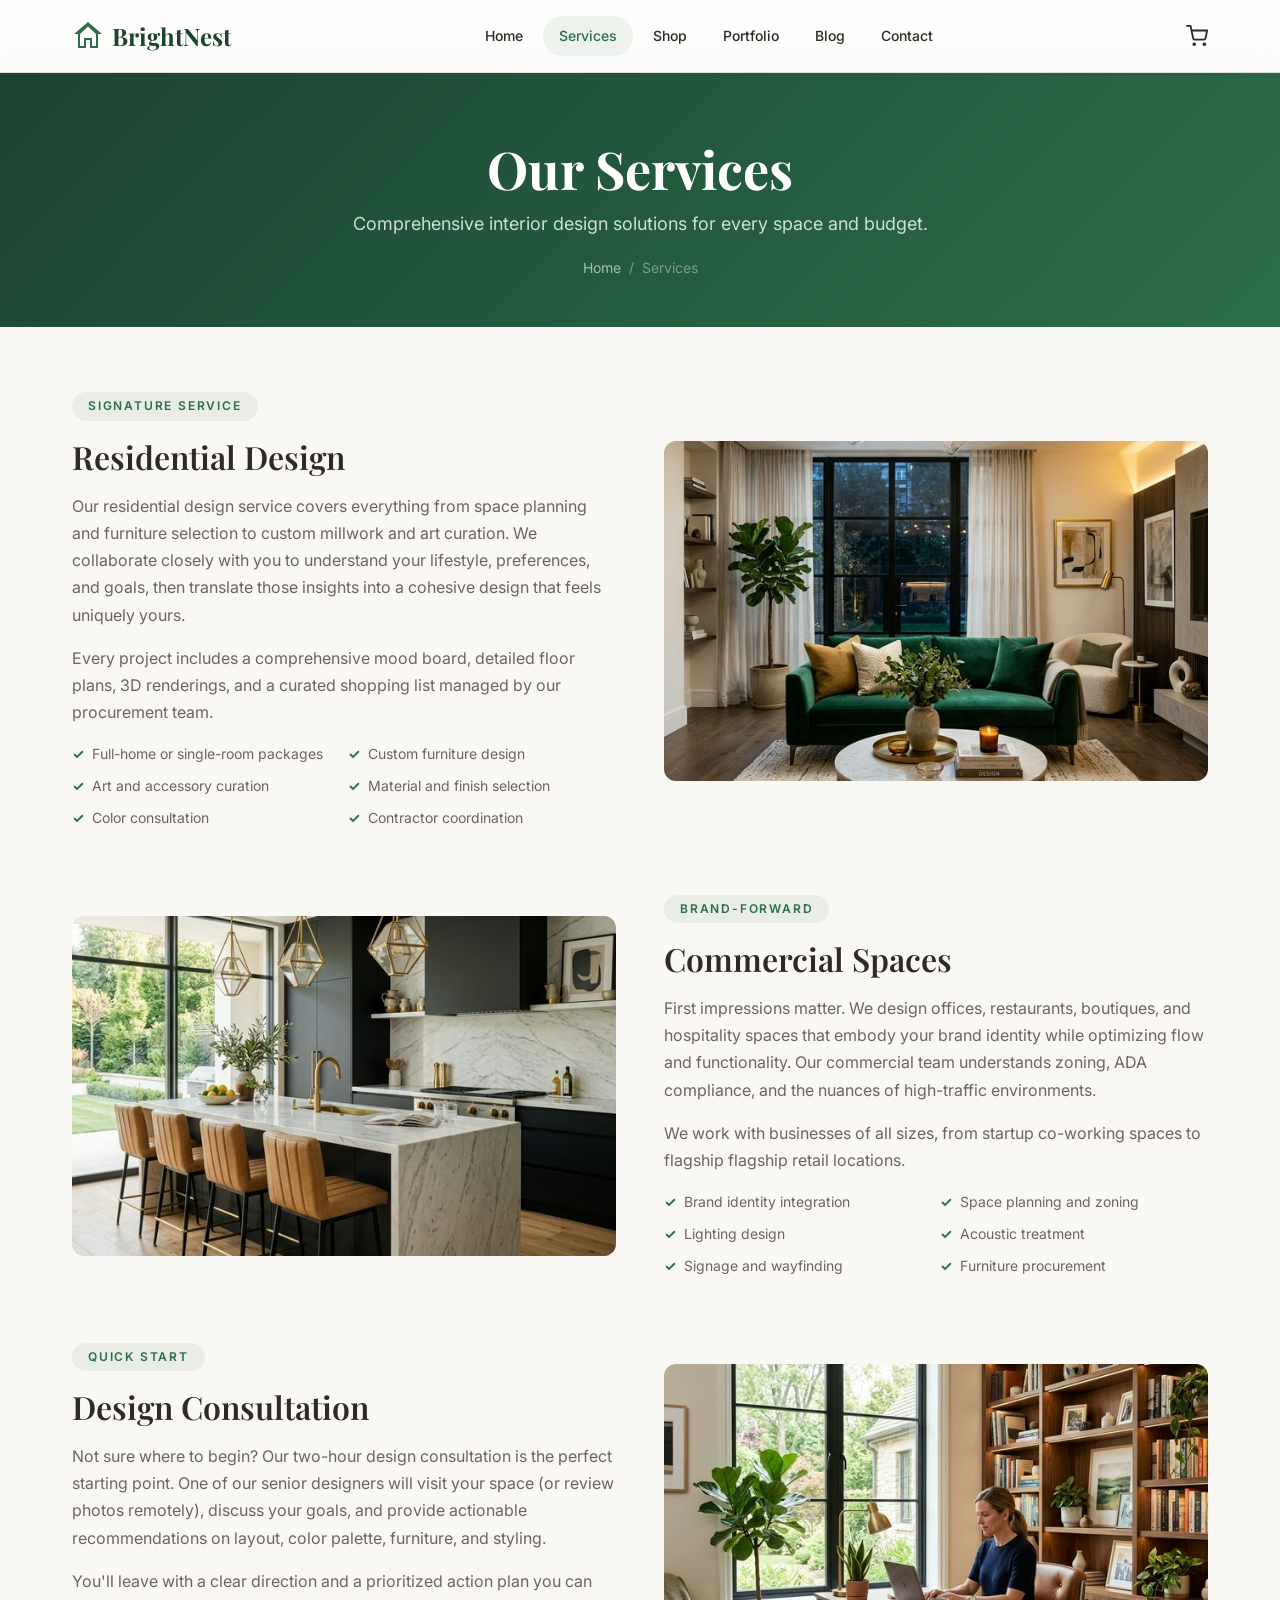
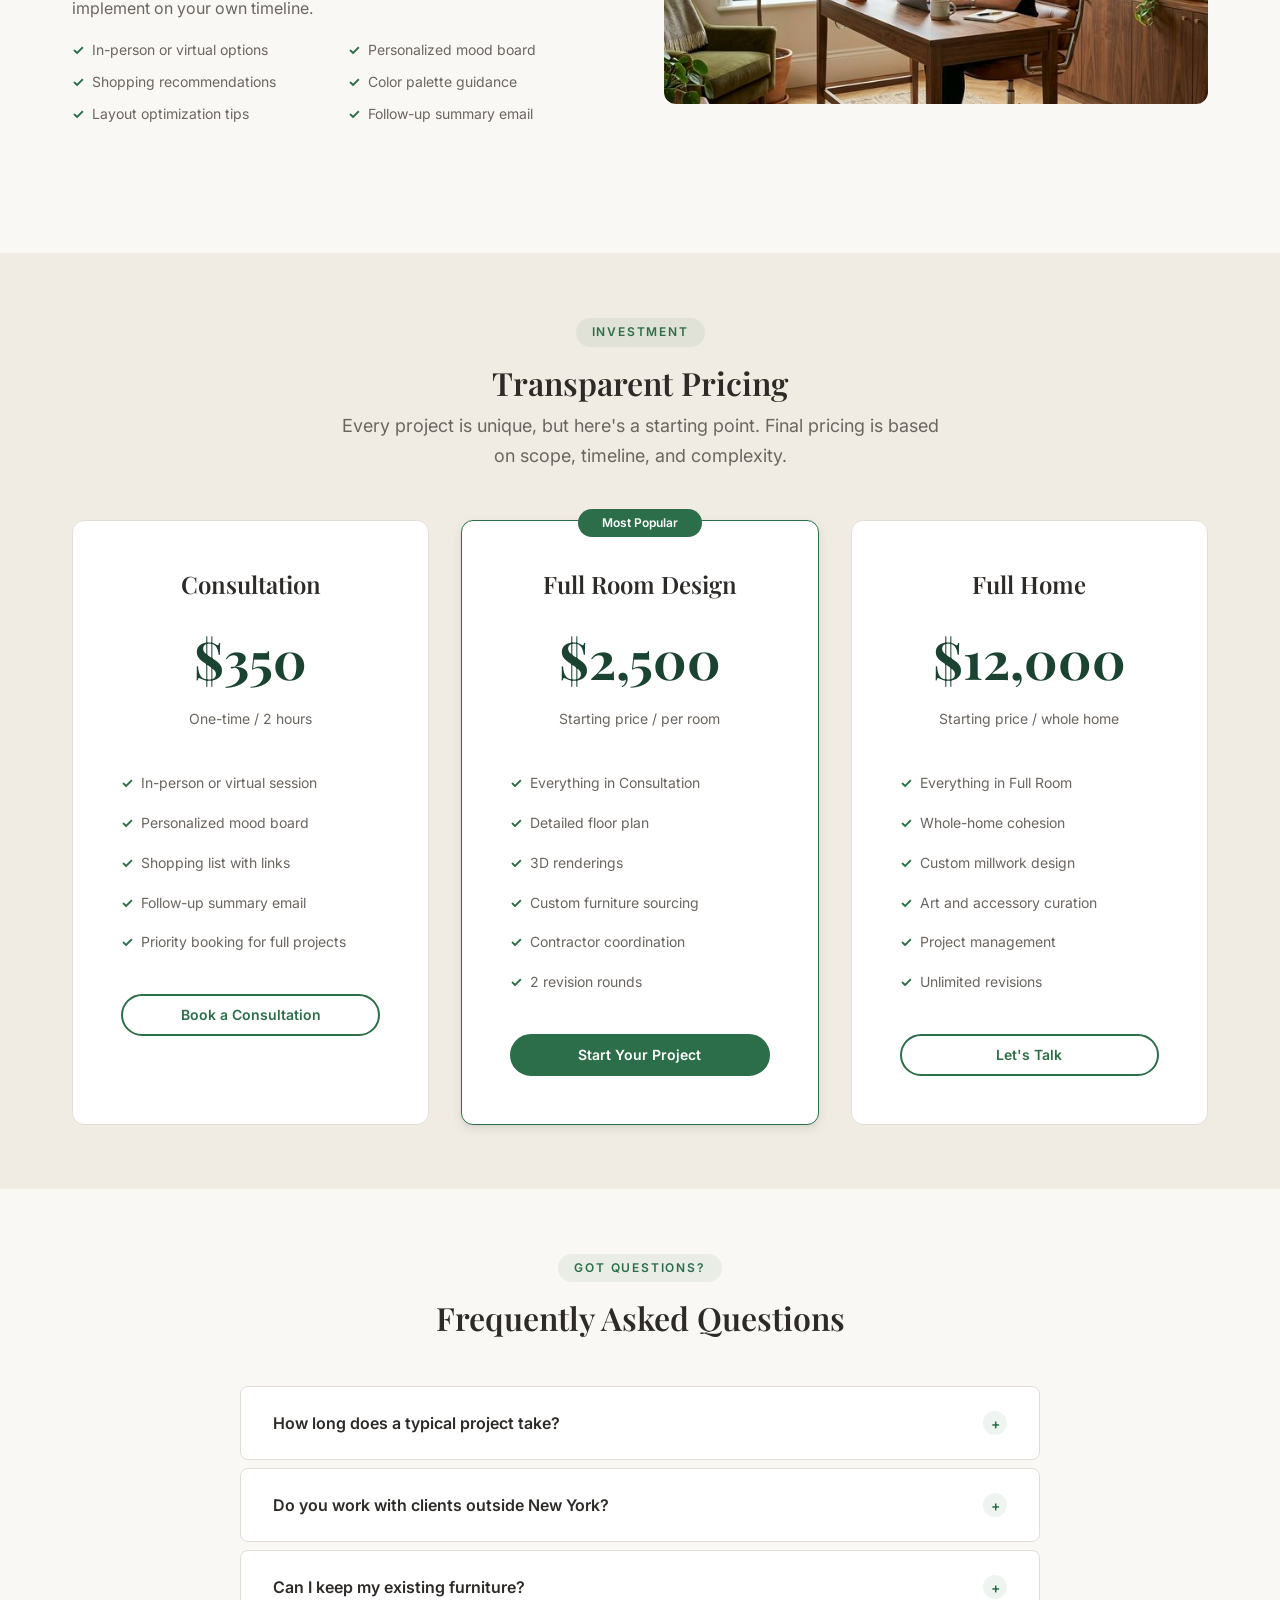
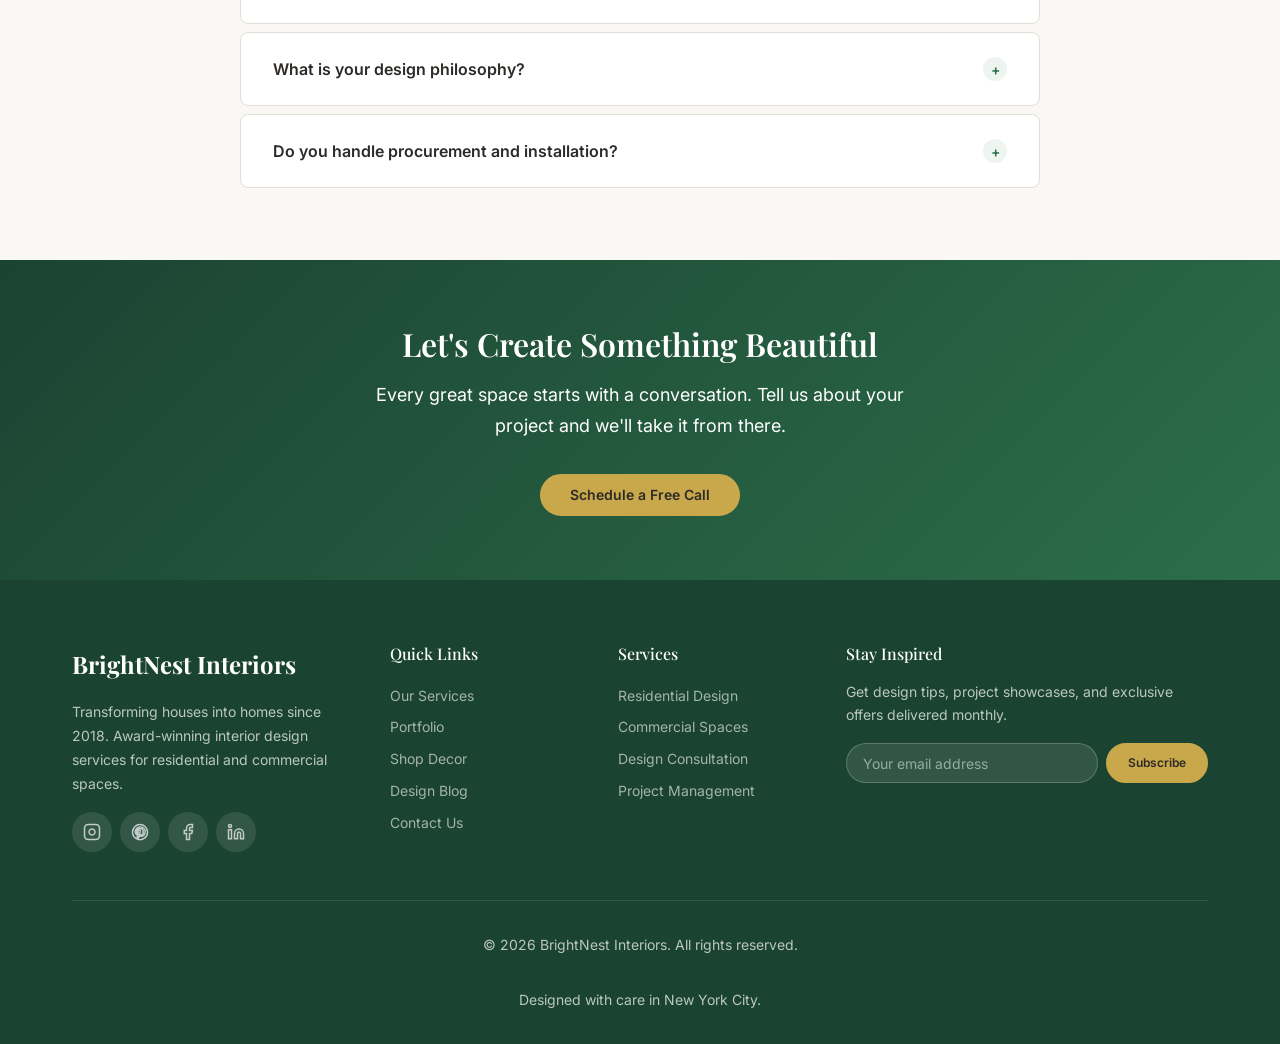
<file: services.html>
<!DOCTYPE html>
<html lang="en">
<head>
  <meta charset="UTF-8">
  <meta name="viewport" content="width=device-width, initial-scale=1.0">
  <title>Our Services — BrightNest Interiors</title>
  <meta name="description" content="Explore BrightNest Interiors' full range of interior design services including residential design, commercial spaces, consultations, and project management.">
  <link rel="stylesheet" href="styles.css">
</head>
<body>
  <div id="navbar-placeholder"></div>

  <main>
    <!-- Page Header -->
    <section class="page-header">
      <div class="container">
        <h1>Our Services</h1>
        <p>Comprehensive interior design solutions for every space and budget.</p>
        <div class="breadcrumb">
          <a href="index.html">Home</a>
          <span>/</span>
          <span>Services</span>
        </div>
      </div>
    </section>

    <!-- Service Details -->
    <section class="section">
      <div class="container">
        <!-- Residential Design -->
        <div class="service-detail animate-on-scroll">
          <div class="service-detail-content">
            <span class="section-label">Signature Service</span>
            <h2>Residential Design</h2>
            <p>Our residential design service covers everything from space planning and furniture selection to custom millwork and art curation. We collaborate closely with you to understand your lifestyle, preferences, and goals, then translate those insights into a cohesive design that feels uniquely yours.</p>
            <p>Every project includes a comprehensive mood board, detailed floor plans, 3D renderings, and a curated shopping list managed by our procurement team.</p>
            <ul class="service-detail-features">
              <li>Full-home or single-room packages</li>
              <li>Custom furniture design</li>
              <li>Art and accessory curation</li>
              <li>Material and finish selection</li>
              <li>Color consultation</li>
              <li>Contractor coordination</li>
            </ul>
          </div>
          <div class="service-detail-image">
            <img src="images/service-residential.png" alt="Beautifully designed residential living room by BrightNest Interiors" loading="lazy">
          </div>
        </div>

        <!-- Commercial Spaces -->
        <div class="service-detail animate-on-scroll">
          <div class="service-detail-image">
            <img src="images/service-commercial.png" alt="Modern commercial office interior designed by BrightNest" loading="lazy">
          </div>
          <div class="service-detail-content">
            <span class="section-label">Brand-Forward</span>
            <h2>Commercial Spaces</h2>
            <p>First impressions matter. We design offices, restaurants, boutiques, and hospitality spaces that embody your brand identity while optimizing flow and functionality. Our commercial team understands zoning, ADA compliance, and the nuances of high-traffic environments.</p>
            <p>We work with businesses of all sizes, from startup co-working spaces to flagship flagship retail locations.</p>
            <ul class="service-detail-features">
              <li>Brand identity integration</li>
              <li>Space planning and zoning</li>
              <li>Lighting design</li>
              <li>Acoustic treatment</li>
              <li>Signage and wayfinding</li>
              <li>Furniture procurement</li>
            </ul>
          </div>
        </div>

        <!-- Design Consultation -->
        <div class="service-detail animate-on-scroll">
          <div class="service-detail-content">
            <span class="section-label">Quick Start</span>
            <h2>Design Consultation</h2>
            <p>Not sure where to begin? Our two-hour design consultation is the perfect starting point. One of our senior designers will visit your space (or review photos remotely), discuss your goals, and provide actionable recommendations on layout, color palette, furniture, and styling.</p>
            <p>You'll leave with a clear direction and a prioritized action plan you can implement on your own timeline.</p>
            <ul class="service-detail-features">
              <li>In-person or virtual options</li>
              <li>Personalized mood board</li>
              <li>Shopping recommendations</li>
              <li>Color palette guidance</li>
              <li>Layout optimization tips</li>
              <li>Follow-up summary email</li>
            </ul>
          </div>
          <div class="service-detail-image">
            <img src="images/service-consultation.png" alt="Interior design consultation session" loading="lazy">
          </div>
        </div>
      </div>
    </section>

    <!-- Pricing Section -->
    <section class="section" style="background:var(--clr-bg-alt);">
      <div class="container text-center">
        <span class="section-label animate-on-scroll">Investment</span>
        <h2 class="section-title animate-on-scroll">Transparent Pricing</h2>
        <p class="section-subtitle mx-auto animate-on-scroll" style="margin-bottom:var(--sp-2xl);">Every project is unique, but here's a starting point. Final pricing is based on scope, timeline, and complexity.</p>

        <div class="pricing-grid">
          <div class="pricing-card animate-on-scroll animate-delay-1">
            <h3>Consultation</h3>
            <div class="pricing-amount">$350</div>
            <p class="pricing-period">One-time / 2 hours</p>
            <ul class="pricing-features">
              <li>In-person or virtual session</li>
              <li>Personalized mood board</li>
              <li>Shopping list with links</li>
              <li>Follow-up summary email</li>
              <li>Priority booking for full projects</li>
            </ul>
            <a href="contact.html" class="btn btn-outline" style="width:100%;justify-content:center;">Book a Consultation</a>
          </div>

          <div class="pricing-card featured animate-on-scroll animate-delay-2">
            <h3>Full Room Design</h3>
            <div class="pricing-amount">$2,500</div>
            <p class="pricing-period">Starting price / per room</p>
            <ul class="pricing-features">
              <li>Everything in Consultation</li>
              <li>Detailed floor plan</li>
              <li>3D renderings</li>
              <li>Custom furniture sourcing</li>
              <li>Contractor coordination</li>
              <li>2 revision rounds</li>
            </ul>
            <a href="contact.html" class="btn btn-primary" style="width:100%;justify-content:center;">Start Your Project</a>
          </div>

          <div class="pricing-card animate-on-scroll animate-delay-3">
            <h3>Full Home</h3>
            <div class="pricing-amount">$12,000</div>
            <p class="pricing-period">Starting price / whole home</p>
            <ul class="pricing-features">
              <li>Everything in Full Room</li>
              <li>Whole-home cohesion</li>
              <li>Custom millwork design</li>
              <li>Art and accessory curation</li>
              <li>Project management</li>
              <li>Unlimited revisions</li>
            </ul>
            <a href="contact.html" class="btn btn-outline" style="width:100%;justify-content:center;">Let's Talk</a>
          </div>
        </div>
      </div>
    </section>

    <!-- FAQ Section -->
    <section class="section">
      <div class="container">
        <div class="text-center" style="margin-bottom:var(--sp-2xl);">
          <span class="section-label animate-on-scroll">Got Questions?</span>
          <h2 class="section-title animate-on-scroll">Frequently Asked Questions</h2>
        </div>

        <div class="faq-list mx-auto">
          <div class="faq-item">
            <button class="faq-question">
              How long does a typical project take?
              <span class="faq-icon">+</span>
            </button>
            <div class="faq-answer">
              <div class="faq-answer-inner">
                <p>Timeline varies by scope. A single-room design typically takes 4–6 weeks from concept to completion. Full-home projects range from 3–6 months. We provide a detailed timeline during the initial consultation so you know exactly what to expect.</p>
              </div>
            </div>
          </div>

          <div class="faq-item">
            <button class="faq-question">
              Do you work with clients outside New York?
              <span class="faq-icon">+</span>
            </button>
            <div class="faq-answer">
              <div class="faq-answer-inner">
                <p>Yes! While we're based in New York City, we take on projects nationwide and offer virtual design services for clients anywhere. Our virtual packages include video consultations, digital mood boards, and detailed shopping lists with direct purchase links.</p>
              </div>
            </div>
          </div>

          <div class="faq-item">
            <button class="faq-question">
              Can I keep my existing furniture?
              <span class="faq-icon">+</span>
            </button>
            <div class="faq-answer">
              <div class="faq-answer-inner">
                <p>Absolutely. We love working with pieces that have sentimental value or are in good condition. Our designers will assess your existing furniture and suggest how to integrate it into the new design, whether through reupholstering, refinishing, or strategic placement.</p>
              </div>
            </div>
          </div>

          <div class="faq-item">
            <button class="faq-question">
              What is your design philosophy?
              <span class="faq-icon">+</span>
            </button>
            <div class="faq-answer">
              <div class="faq-answer-inner">
                <p>We believe great design is personal, timeless, and functional. We don't follow trends blindly; instead, we create spaces that reflect your lifestyle and stand the test of time. Sustainability, craftsmanship, and comfort drive every decision we make.</p>
              </div>
            </div>
          </div>

          <div class="faq-item">
            <button class="faq-question">
              Do you handle procurement and installation?
              <span class="faq-icon">+</span>
            </button>
            <div class="faq-answer">
              <div class="faq-answer-inner">
                <p>Yes. For Full Room and Full Home packages, we manage the entire procurement process, including ordering, tracking, receiving, and installing all furnishings and accessories. We also coordinate with contractors for any construction or renovation work required.</p>
              </div>
            </div>
          </div>
        </div>
      </div>
    </section>

    <!-- CTA -->
    <section class="section" style="background:linear-gradient(135deg,var(--clr-primary-dark) 0%,var(--clr-primary) 100%);color:#fff;text-align:center;">
      <div class="container">
        <h2 style="color:#fff;margin-bottom:var(--sp-md);" class="animate-on-scroll">Let's Create Something Beautiful</h2>
        <p style="opacity:0.85;max-width:550px;margin:0 auto var(--sp-xl);font-size:var(--fs-md);" class="animate-on-scroll">Every great space starts with a conversation. Tell us about your project and we'll take it from there.</p>
        <a href="contact.html" class="btn btn-accent animate-on-scroll">Schedule a Free Call</a>
      </div>
    </section>
  </main>

  <div id="footer-placeholder"></div>
  <script src="script.js"></script>
</body>
</html>
</file>
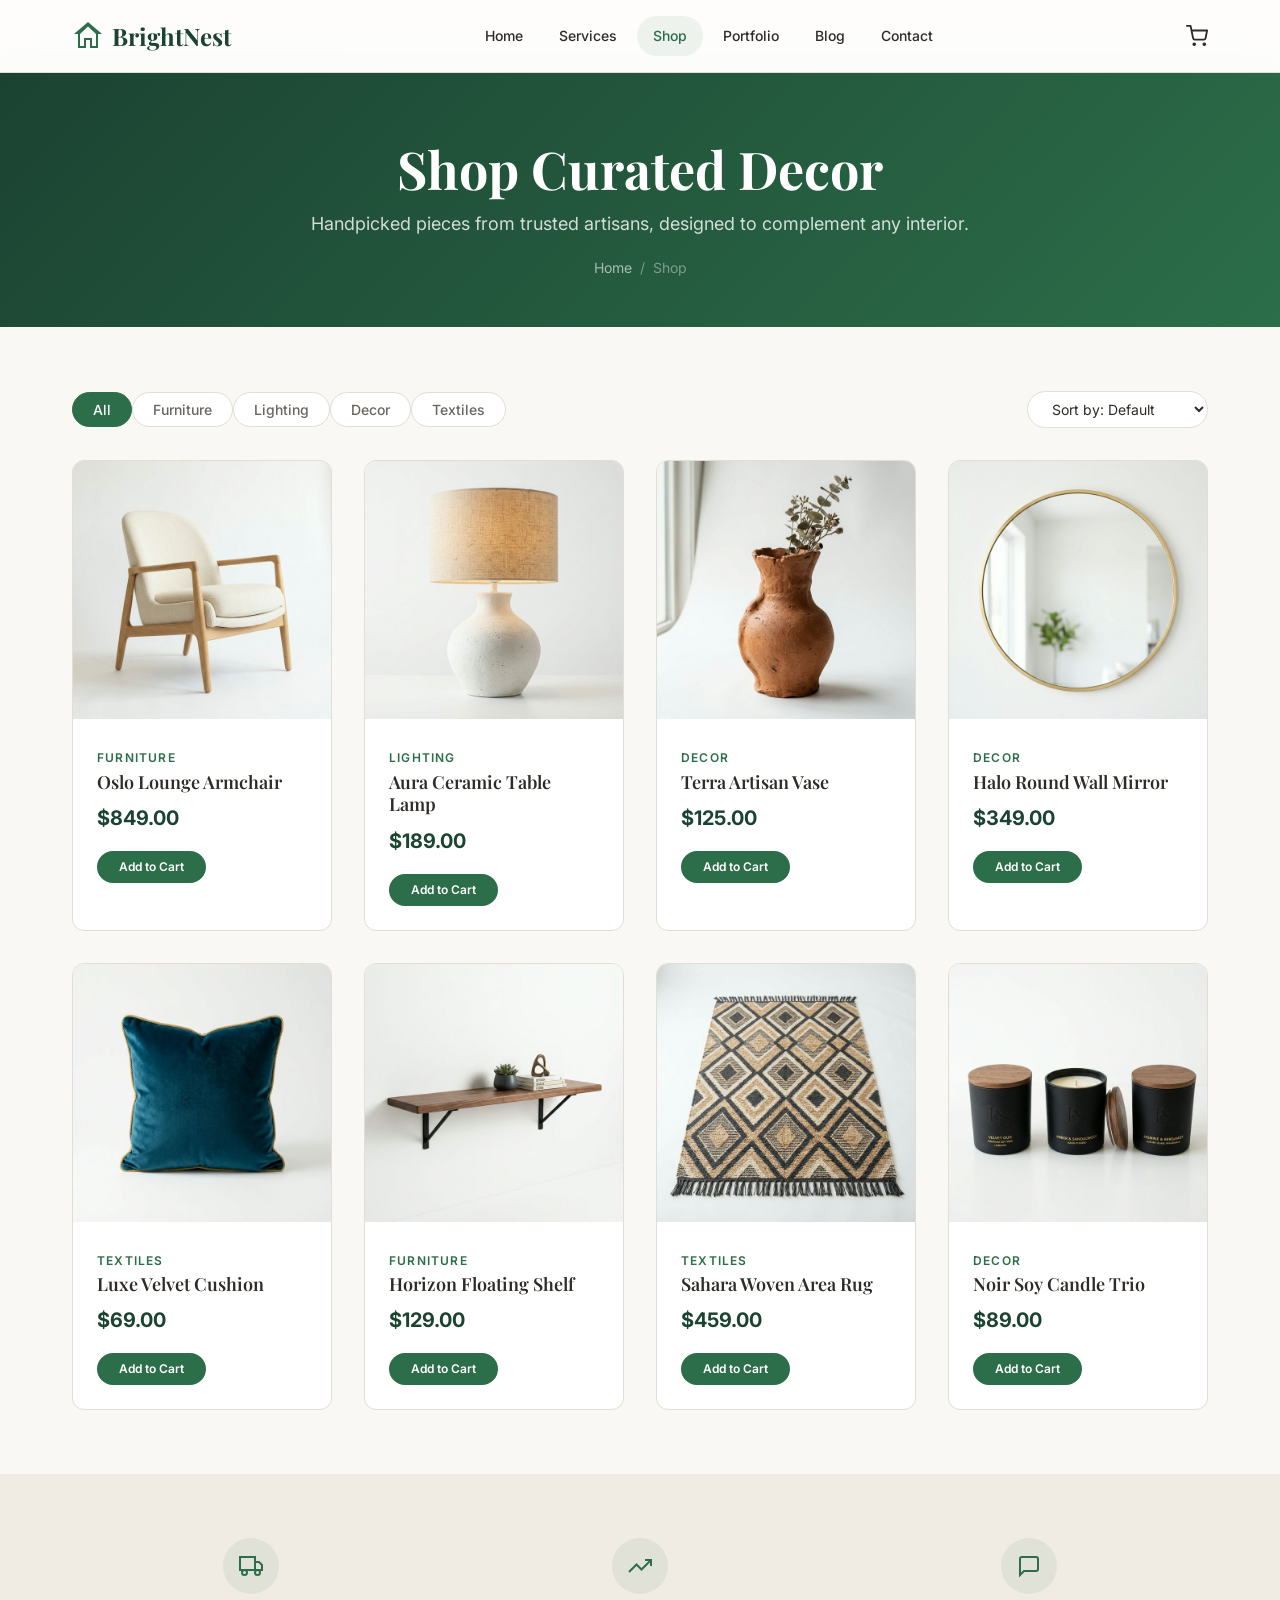
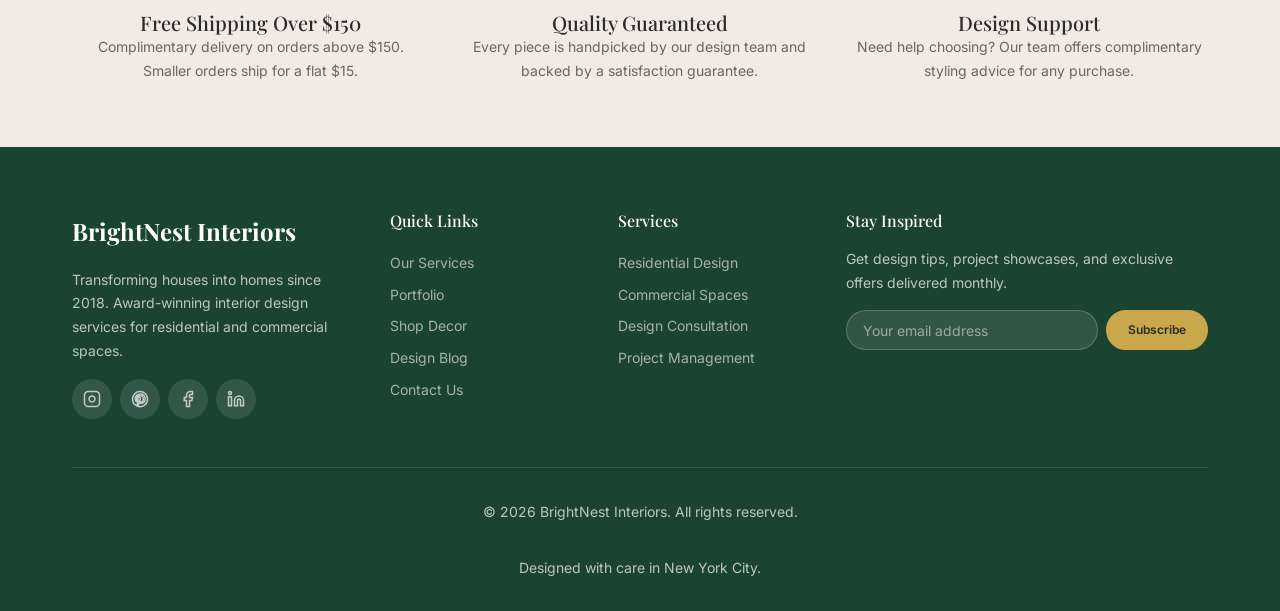
<file: shop.html>
<!DOCTYPE html>
<html lang="en">
<head>
  <meta charset="UTF-8">
  <meta name="viewport" content="width=device-width, initial-scale=1.0">
  <title>Shop Curated Decor — BrightNest Interiors</title>
  <meta name="description" content="Shop handpicked furniture, lighting, textiles, and decor from BrightNest Interiors' curated collection. Artisan-quality pieces for every interior style.">
  <link rel="stylesheet" href="styles.css">
</head>
<body>
  <div id="navbar-placeholder"></div>

  <main>
    <!-- Page Header -->
    <section class="page-header">
      <div class="container">
        <h1>Shop Curated Decor</h1>
        <p>Handpicked pieces from trusted artisans, designed to complement any interior.</p>
        <div class="breadcrumb">
          <a href="index.html">Home</a>
          <span>/</span>
          <span>Shop</span>
        </div>
      </div>
    </section>

    <!-- Shop Grid -->
    <section class="section">
      <div class="container">
        <div class="filter-bar">
          <div id="shopFilters">
            <!-- Populated by script.js -->
          </div>
          <select class="sort-select" id="shopSort" aria-label="Sort products">
            <option value="default">Sort by: Default</option>
            <option value="price-asc">Price: Low to High</option>
            <option value="price-desc">Price: High to Low</option>
            <option value="name-asc">Name: A to Z</option>
          </select>
        </div>

        <div class="products-grid" id="shopGrid">
          <!-- Populated by script.js -->
        </div>
      </div>
    </section>

    <!-- Shipping Info -->
    <section class="section" style="background:var(--clr-bg-alt);">
      <div class="container">
        <div style="display:grid;grid-template-columns:repeat(auto-fit,minmax(240px,1fr));gap:var(--sp-xl);text-align:center;">
          <div class="animate-on-scroll">
            <div style="width:56px;height:56px;border-radius:50%;background:rgba(44,110,73,0.08);display:flex;align-items:center;justify-content:center;margin:0 auto var(--sp-md);color:var(--clr-primary);">
              <svg width="24" height="24" viewBox="0 0 24 24" fill="none" stroke="currentColor" stroke-width="2"><rect x="1" y="3" width="15" height="13"></rect><polygon points="16 8 20 8 23 11 23 16 16 16 16 8"></polygon><circle cx="5.5" cy="18.5" r="2.5"></circle><circle cx="18.5" cy="18.5" r="2.5"></circle></svg>
            </div>
            <h4>Free Shipping Over $150</h4>
            <p style="color:var(--clr-text-muted);font-size:var(--fs-sm);">Complimentary delivery on orders above $150. Smaller orders ship for a flat $15.</p>
          </div>
          <div class="animate-on-scroll animate-delay-1">
            <div style="width:56px;height:56px;border-radius:50%;background:rgba(44,110,73,0.08);display:flex;align-items:center;justify-content:center;margin:0 auto var(--sp-md);color:var(--clr-primary);">
              <svg width="24" height="24" viewBox="0 0 24 24" fill="none" stroke="currentColor" stroke-width="2"><polyline points="23 6 13.5 15.5 8.5 10.5 1 18"></polyline><polyline points="17 6 23 6 23 12"></polyline></svg>
            </div>
            <h4>Quality Guaranteed</h4>
            <p style="color:var(--clr-text-muted);font-size:var(--fs-sm);">Every piece is handpicked by our design team and backed by a satisfaction guarantee.</p>
          </div>
          <div class="animate-on-scroll animate-delay-2">
            <div style="width:56px;height:56px;border-radius:50%;background:rgba(44,110,73,0.08);display:flex;align-items:center;justify-content:center;margin:0 auto var(--sp-md);color:var(--clr-primary);">
              <svg width="24" height="24" viewBox="0 0 24 24" fill="none" stroke="currentColor" stroke-width="2"><path d="M21 15a2 2 0 0 1-2 2H7l-4 4V5a2 2 0 0 1 2-2h14a2 2 0 0 1 2 2z"></path></svg>
            </div>
            <h4>Design Support</h4>
            <p style="color:var(--clr-text-muted);font-size:var(--fs-sm);">Need help choosing? Our team offers complimentary styling advice for any purchase.</p>
          </div>
        </div>
      </div>
    </section>
  </main>

  <div id="footer-placeholder"></div>
  <script src="script.js"></script>
</body>
</html>
</file>
<file: styles.css>
/* ============================================================
   BrightNest Interiors — Global Stylesheet
   Mobile-first responsive CSS (Flexbox / Grid)
   Breakpoints: ~480px / ~768px / ~1024px
   
   NOTE: In production, this file would be minified (e.g., via
   cssnano or clean-css) and served with gzip/brotli compression.
   ============================================================ */

/* ---------- Google Fonts ---------- */
@import url('https://fonts.googleapis.com/css2?family=Playfair+Display:wght@400;500;600;700&family=Inter:wght@300;400;500;600;700&display=swap');

/* ---------- CSS Custom Properties ---------- */
:root {
  /* ---- Color Palette ---- */
  --clr-primary:      #2c6e49;
  --clr-primary-dark:  #1b4332;
  --clr-primary-light: #52b788;
  --clr-accent:        #c9a84c;
  --clr-accent-light:  #e0c97f;

  --clr-bg:            #faf8f5;
  --clr-bg-alt:        #f0ece4;
  --clr-surface:       #ffffff;
  --clr-surface-glass: rgba(255,255,255,0.7);

  --clr-text:          #2d2a27;
  --clr-text-muted:    #6b6560;
  --clr-text-light:    #9b958e;
  --clr-border:        #e2ddd6;

  --clr-danger:        #c1292e;
  --clr-success:       #2c6e49;

  /* ---- Typography ---- */
  --ff-heading:  'Playfair Display', Georgia, serif;
  --ff-body:     'Inter', -apple-system, BlinkMacSystemFont, sans-serif;

  --fs-xs:   0.75rem;
  --fs-sm:   0.875rem;
  --fs-base: 1rem;
  --fs-md:   1.125rem;
  --fs-lg:   1.25rem;
  --fs-xl:   1.5rem;
  --fs-2xl:  2rem;
  --fs-3xl:  2.5rem;
  --fs-4xl:  3.25rem;

  /* ---- Spacing ---- */
  --sp-xs:  0.25rem;
  --sp-sm:  0.5rem;
  --sp-md:  1rem;
  --sp-lg:  1.5rem;
  --sp-xl:  2rem;
  --sp-2xl: 3rem;
  --sp-3xl: 4rem;

  /* ---- Layout ---- */
  --max-w:  1200px;
  --radius: 12px;
  --radius-sm: 8px;
  --radius-lg: 20px;

  /* ---- Shadows ---- */
  --shadow-sm: 0 1px 3px rgba(0,0,0,0.06), 0 1px 2px rgba(0,0,0,0.04);
  --shadow-md: 0 4px 12px rgba(0,0,0,0.08), 0 2px 4px rgba(0,0,0,0.04);
  --shadow-lg: 0 12px 40px rgba(0,0,0,0.12);
  --shadow-xl: 0 24px 60px rgba(0,0,0,0.16);

  /* ---- Transitions ---- */
  --ease: cubic-bezier(0.4, 0, 0.2, 1);
  --duration: 0.3s;
}

/* ---------- Reset & Base ---------- */
*,
*::before,
*::after { box-sizing: border-box; margin: 0; padding: 0; }

html {
  scroll-behavior: smooth;
  -webkit-font-smoothing: antialiased;
}

body {
  font-family: var(--ff-body);
  font-size: var(--fs-base);
  color: var(--clr-text);
  background: var(--clr-bg);
  line-height: 1.7;
  min-height: 100vh;
  display: flex;
  flex-direction: column;
  overflow-x: hidden;
}

img {
  max-width: 100%;
  height: auto;
  display: block;
}

a {
  color: var(--clr-primary);
  text-decoration: none;
  transition: color var(--duration) var(--ease);
}
a:hover { color: var(--clr-primary-dark); }

ul, ol { list-style: none; }

h1, h2, h3, h4, h5, h6 {
  font-family: var(--ff-heading);
  line-height: 1.25;
  color: var(--clr-text);
}

h1 { font-size: var(--fs-3xl); font-weight: 700; }
h2 { font-size: var(--fs-2xl); font-weight: 600; }
h3 { font-size: var(--fs-xl);  font-weight: 600; }
h4 { font-size: var(--fs-lg);  font-weight: 500; }

p + p { margin-top: var(--sp-md); }

main { flex: 1; }

/* ---------- Utility ---------- */
.container {
  width: 100%;
  max-width: var(--max-w);
  margin-inline: auto;
  padding-inline: var(--sp-lg);
}

.section {
  padding-block: var(--sp-3xl);
}

.section-label {
  display: inline-block;
  font-family: var(--ff-body);
  font-size: var(--fs-xs);
  font-weight: 600;
  text-transform: uppercase;
  letter-spacing: 0.15em;
  color: var(--clr-primary);
  background: rgba(44,110,73,0.08);
  padding: var(--sp-xs) var(--sp-md);
  border-radius: 100px;
  margin-bottom: var(--sp-md);
}

.section-title {
  margin-bottom: var(--sp-sm);
}

.section-subtitle {
  color: var(--clr-text-muted);
  max-width: 600px;
  font-size: var(--fs-md);
}

.text-center { text-align: center; }
.mx-auto { margin-inline: auto; }

.sr-only {
  position: absolute;
  width: 1px; height: 1px;
  padding: 0; margin: -1px;
  overflow: hidden;
  clip: rect(0,0,0,0);
  border: 0;
}

/* ---------- Buttons ---------- */
.btn {
  display: inline-flex;
  align-items: center;
  gap: var(--sp-sm);
  font-family: var(--ff-body);
  font-size: var(--fs-sm);
  font-weight: 600;
  padding: 0.75rem 1.75rem;
  border-radius: 100px;
  border: 2px solid transparent;
  cursor: pointer;
  transition: all var(--duration) var(--ease);
  text-decoration: none;
  line-height: 1;
}

.btn-primary {
  background: var(--clr-primary);
  color: #fff;
  border-color: var(--clr-primary);
}
.btn-primary:hover {
  background: var(--clr-primary-dark);
  border-color: var(--clr-primary-dark);
  color: #fff;
  transform: translateY(-2px);
  box-shadow: var(--shadow-md);
}

.btn-outline {
  background: transparent;
  color: var(--clr-primary);
  border-color: var(--clr-primary);
}
.btn-outline:hover {
  background: var(--clr-primary);
  color: #fff;
  transform: translateY(-2px);
}

.btn-accent {
  background: var(--clr-accent);
  color: var(--clr-text);
  border-color: var(--clr-accent);
}
.btn-accent:hover {
  background: var(--clr-accent-light);
  border-color: var(--clr-accent-light);
  transform: translateY(-2px);
  box-shadow: var(--shadow-md);
}

.btn-sm {
  padding: 0.5rem 1.25rem;
  font-size: var(--fs-xs);
}

.btn-danger {
  background: var(--clr-danger);
  color: #fff;
  border-color: var(--clr-danger);
}
.btn-danger:hover {
  opacity: 0.85;
}

/* ---------- Navbar ---------- */
.navbar {
  position: fixed;
  top: 0;
  left: 0;
  right: 0;
  z-index: 1000;
  background: var(--clr-surface-glass);
  backdrop-filter: blur(18px);
  -webkit-backdrop-filter: blur(18px);
  border-bottom: 1px solid var(--clr-border);
  transition: box-shadow var(--duration) var(--ease);
}

/* Offset body content so it isn't hidden behind the fixed navbar */
body {
  padding-top: 72px;
}

.navbar.scrolled {
  box-shadow: var(--shadow-sm);
}

.navbar .container {
  display: flex;
  align-items: center;
  justify-content: space-between;
  height: 72px;
}

.navbar-brand {
  font-family: var(--ff-heading);
  font-size: var(--fs-xl);
  font-weight: 700;
  color: var(--clr-primary-dark);
  display: flex;
  align-items: center;
  gap: var(--sp-sm);
}
.navbar-brand:hover { color: var(--clr-primary); }

.navbar-brand svg {
  width: 32px;
  height: 32px;
  fill: var(--clr-primary);
}

.nav-links {
  display: none;
  flex-direction: column;
  position: absolute;
  top: 72px;
  left: 0;
  right: 0;
  background: var(--clr-surface);
  border-bottom: 1px solid var(--clr-border);
  padding: var(--sp-md) 0;
  box-shadow: var(--shadow-md);
}

.nav-links.active {
  display: flex;
}

.nav-links a {
  padding: var(--sp-md) var(--sp-lg);
  font-size: var(--fs-sm);
  font-weight: 500;
  color: var(--clr-text);
  transition: all var(--duration) var(--ease);
}
.nav-links a:hover,
.nav-links a.active {
  color: var(--clr-primary);
  background: rgba(44,110,73,0.04);
}

.nav-right {
  display: flex;
  align-items: center;
  gap: var(--sp-md);
}

.cart-link {
  position: relative;
  display: flex;
  align-items: center;
  font-size: var(--fs-lg);
  color: var(--clr-text);
}
.cart-link:hover { color: var(--clr-primary); }

.cart-badge {
  position: absolute;
  top: -6px;
  right: -10px;
  background: var(--clr-accent);
  color: var(--clr-text);
  font-size: 10px;
  font-weight: 700;
  width: 18px;
  height: 18px;
  border-radius: 50%;
  display: flex;
  align-items: center;
  justify-content: center;
  line-height: 1;
}
.cart-badge:empty { display: none; }

.hamburger {
  display: flex;
  flex-direction: column;
  gap: 5px;
  background: transparent;
  border: none;
  cursor: pointer;
  padding: var(--sp-sm);
}

.hamburger span {
  display: block;
  width: 24px;
  height: 2px;
  background: var(--clr-text);
  border-radius: 2px;
  transition: all var(--duration) var(--ease);
}

.hamburger.active span:nth-child(1) {
  transform: rotate(45deg) translate(5px, 5px);
}
.hamburger.active span:nth-child(2) {
  opacity: 0;
}
.hamburger.active span:nth-child(3) {
  transform: rotate(-45deg) translate(5px, -5px);
}

/* ---------- Hero ---------- */
.hero {
  position: relative;
  min-height: 85vh;
  display: flex;
  align-items: center;
  overflow: hidden;
  background: var(--clr-primary-dark);
}

.hero-bg {
  position: absolute;
  inset: 0;
  z-index: 0;
}

.hero-bg img {
  width: 100%;
  height: 100%;
  object-fit: cover;
  opacity: 0.35;
}

.hero-overlay {
  position: absolute;
  inset: 0;
  background: linear-gradient(
    135deg,
    rgba(27,67,50,0.92) 0%,
    rgba(44,110,73,0.75) 50%,
    rgba(27,67,50,0.6) 100%
  );
  z-index: 1;
}

.hero-content {
  position: relative;
  z-index: 2;
  color: #fff;
  max-width: 650px;
  padding: var(--sp-2xl) 0;
}

.hero-content h1 {
  color: #fff;
  font-size: var(--fs-3xl);
  margin-bottom: var(--sp-lg);
  line-height: 1.15;
}

.hero-content p {
  font-size: var(--fs-md);
  opacity: 0.9;
  margin-bottom: var(--sp-xl);
  line-height: 1.8;
}

.hero-buttons {
  display: flex;
  flex-wrap: wrap;
  gap: var(--sp-md);
}

.hero .btn-primary {
  background: var(--clr-accent);
  border-color: var(--clr-accent);
  color: var(--clr-text);
}
.hero .btn-primary:hover {
  background: var(--clr-accent-light);
  border-color: var(--clr-accent-light);
}
.hero .btn-outline {
  border-color: rgba(255,255,255,0.5);
  color: #fff;
}
.hero .btn-outline:hover {
  background: #fff;
  color: var(--clr-primary-dark);
  border-color: #fff;
}

/* ---------- Services Cards ---------- */
.services-grid {
  display: grid;
  grid-template-columns: 1fr;
  gap: var(--sp-xl);
}

.service-card {
  background: var(--clr-surface);
  border-radius: var(--radius);
  padding: var(--sp-2xl) var(--sp-xl);
  text-align: center;
  border: 1px solid var(--clr-border);
  transition: all var(--duration) var(--ease);
  position: relative;
  overflow: hidden;
}

.service-card::before {
  content: '';
  position: absolute;
  top: 0;
  left: 0;
  right: 0;
  height: 4px;
  background: linear-gradient(90deg, var(--clr-primary), var(--clr-accent));
  transform: scaleX(0);
  transition: transform var(--duration) var(--ease);
}

.service-card:hover {
  transform: translateY(-4px);
  box-shadow: var(--shadow-lg);
}
.service-card:hover::before {
  transform: scaleX(1);
}

.service-icon {
  width: 60px;
  height: 60px;
  margin: 0 auto var(--sp-lg);
  background: rgba(44,110,73,0.08);
  border-radius: 50%;
  display: flex;
  align-items: center;
  justify-content: center;
  font-size: 1.5rem;
  color: var(--clr-primary);
}

.service-card h3 {
  margin-bottom: var(--sp-sm);
}

.service-card p {
  color: var(--clr-text-muted);
  font-size: var(--fs-sm);
}

/* ---------- Product Grid ---------- */
.products-grid {
  display: grid;
  grid-template-columns: 1fr;
  gap: var(--sp-xl);
}

.product-card {
  background: var(--clr-surface);
  border-radius: var(--radius);
  overflow: hidden;
  border: 1px solid var(--clr-border);
  transition: all var(--duration) var(--ease);
}

.product-card:hover {
  transform: translateY(-4px);
  box-shadow: var(--shadow-lg);
}

.product-card-image {
  aspect-ratio: 1;
  overflow: hidden;
  background: var(--clr-bg-alt);
}

.product-card-image img {
  width: 100%;
  height: 100%;
  object-fit: cover;
  transition: transform 0.5s var(--ease);
}

.product-card:hover .product-card-image img {
  transform: scale(1.08);
}

.product-card-body {
  padding: var(--sp-lg);
}

.product-card-category {
  font-size: var(--fs-xs);
  font-weight: 600;
  text-transform: uppercase;
  letter-spacing: 0.1em;
  color: var(--clr-primary);
  margin-bottom: var(--sp-xs);
}

.product-card-body h3 {
  font-size: var(--fs-md);
  margin-bottom: var(--sp-sm);
}

.product-card-price {
  font-size: var(--fs-lg);
  font-weight: 700;
  color: var(--clr-primary-dark);
  margin-bottom: var(--sp-md);
}

.product-card-actions {
  display: flex;
  gap: var(--sp-sm);
}

/* ---------- Testimonials Slider ---------- */
.testimonials {
  background: var(--clr-bg-alt);
}

.testimonials-slider {
  position: relative;
  overflow: hidden;
}

.testimonials-track {
  display: flex;
  transition: transform 0.5s var(--ease);
}

.testimonial-slide {
  min-width: 100%;
  padding: var(--sp-2xl) var(--sp-lg);
  text-align: center;
}

.testimonial-quote {
  font-family: var(--ff-heading);
  font-size: var(--fs-xl);
  font-style: italic;
  color: var(--clr-text);
  max-width: 700px;
  margin: 0 auto var(--sp-lg);
  line-height: 1.6;
  position: relative;
}

.testimonial-quote::before {
  content: '\201C';
  font-size: 4rem;
  color: var(--clr-primary-light);
  position: absolute;
  top: -20px;
  left: -10px;
  line-height: 1;
  opacity: 0.4;
}

.testimonial-author {
  font-weight: 600;
  color: var(--clr-text);
}

.testimonial-role {
  font-size: var(--fs-sm);
  color: var(--clr-text-muted);
}

.testimonials-controls {
  display: flex;
  align-items: center;
  justify-content: center;
  gap: var(--sp-md);
  margin-top: var(--sp-lg);
}

.testimonial-btn {
  width: 40px;
  height: 40px;
  border-radius: 50%;
  border: 1px solid var(--clr-border);
  background: var(--clr-surface);
  cursor: pointer;
  display: flex;
  align-items: center;
  justify-content: center;
  color: var(--clr-text);
  transition: all var(--duration) var(--ease);
}

.testimonial-btn:hover {
  background: var(--clr-primary);
  color: #fff;
  border-color: var(--clr-primary);
}

.testimonials-dots {
  display: flex;
  gap: var(--sp-sm);
}

.testimonials-dots span {
  width: 8px;
  height: 8px;
  border-radius: 50%;
  background: var(--clr-border);
  cursor: pointer;
  transition: all var(--duration) var(--ease);
}

.testimonials-dots span.active {
  background: var(--clr-primary);
  width: 24px;
  border-radius: 4px;
}

/* ---------- Blog Teaser ---------- */
.blog-grid {
  display: grid;
  grid-template-columns: 1fr;
  gap: var(--sp-xl);
}

.blog-card {
  background: var(--clr-surface);
  border-radius: var(--radius);
  overflow: hidden;
  border: 1px solid var(--clr-border);
  transition: all var(--duration) var(--ease);
}

.blog-card:hover {
  transform: translateY(-4px);
  box-shadow: var(--shadow-lg);
}

.blog-card-image {
  aspect-ratio: 16/9;
  overflow: hidden;
  background: var(--clr-bg-alt);
}

.blog-card-image img {
  width: 100%;
  height: 100%;
  object-fit: cover;
  transition: transform 0.5s var(--ease);
}

.blog-card:hover .blog-card-image img {
  transform: scale(1.05);
}

.blog-card-body {
  padding: var(--sp-lg);
}

.blog-card-meta {
  display: flex;
  align-items: center;
  gap: var(--sp-md);
  font-size: var(--fs-xs);
  color: var(--clr-text-muted);
  margin-bottom: var(--sp-sm);
}

.blog-card-category {
  background: rgba(44,110,73,0.08);
  color: var(--clr-primary);
  padding: 2px 10px;
  border-radius: 100px;
  font-weight: 600;
}

.blog-card-body h3 {
  font-size: var(--fs-md);
  margin-bottom: var(--sp-sm);
}

.blog-card-body h3 a {
  color: var(--clr-text);
}
.blog-card-body h3 a:hover {
  color: var(--clr-primary);
}

.blog-card-excerpt {
  color: var(--clr-text-muted);
  font-size: var(--fs-sm);
  line-height: 1.6;
}

/* ---------- Filters / Controls Bar ---------- */
.filter-bar {
  display: flex;
  flex-wrap: wrap;
  gap: var(--sp-sm);
  margin-bottom: var(--sp-xl);
  align-items: center;
}

.filter-btn {
  padding: 0.5rem 1.25rem;
  border-radius: 100px;
  border: 1px solid var(--clr-border);
  background: var(--clr-surface);
  font-family: var(--ff-body);
  font-size: var(--fs-sm);
  font-weight: 500;
  color: var(--clr-text-muted);
  cursor: pointer;
  transition: all var(--duration) var(--ease);
}

.filter-btn:hover,
.filter-btn.active {
  background: var(--clr-primary);
  color: #fff;
  border-color: var(--clr-primary);
}

.sort-select {
  padding: 0.5rem 1.25rem;
  border-radius: 100px;
  border: 1px solid var(--clr-border);
  background: var(--clr-surface);
  font-family: var(--ff-body);
  font-size: var(--fs-sm);
  color: var(--clr-text);
  cursor: pointer;
  margin-left: auto;
}

.search-box {
  width: 100%;
  padding: 0.75rem 1.25rem;
  padding-left: 2.75rem;
  border-radius: 100px;
  border: 1px solid var(--clr-border);
  background: var(--clr-surface);
  font-family: var(--ff-body);
  font-size: var(--fs-sm);
  color: var(--clr-text);
  transition: border-color var(--duration) var(--ease);
}
.search-box:focus {
  outline: none;
  border-color: var(--clr-primary);
}

.search-wrapper {
  position: relative;
  width: 100%;
  max-width: 400px;
}

.search-wrapper svg {
  position: absolute;
  left: 14px;
  top: 50%;
  transform: translateY(-50%);
  width: 16px;
  height: 16px;
  color: var(--clr-text-muted);
}

/* ---------- Cart ---------- */
.cart-table {
  width: 100%;
  background: var(--clr-surface);
  border-radius: var(--radius);
  overflow: hidden;
  border: 1px solid var(--clr-border);
}

.cart-item {
  display: grid;
  grid-template-columns: 80px 1fr;
  gap: var(--sp-md);
  padding: var(--sp-lg);
  border-bottom: 1px solid var(--clr-border);
  align-items: center;
}

.cart-item:last-child { border-bottom: none; }

.cart-item-image {
  width: 80px;
  height: 80px;
  border-radius: var(--radius-sm);
  overflow: hidden;
  background: var(--clr-bg-alt);
}

.cart-item-image img {
  width: 100%;
  height: 100%;
  object-fit: cover;
}

.cart-item-details h3 {
  font-size: var(--fs-sm);
  margin-bottom: var(--sp-xs);
}

.cart-item-price {
  font-weight: 600;
  color: var(--clr-primary-dark);
  font-size: var(--fs-sm);
}

.cart-item-controls {
  display: flex;
  align-items: center;
  gap: var(--sp-sm);
  margin-top: var(--sp-sm);
}

.qty-btn {
  width: 28px;
  height: 28px;
  border-radius: 50%;
  border: 1px solid var(--clr-border);
  background: var(--clr-bg);
  cursor: pointer;
  display: flex;
  align-items: center;
  justify-content: center;
  font-size: var(--fs-sm);
  font-weight: 600;
  color: var(--clr-text);
  transition: all var(--duration) var(--ease);
}

.qty-btn:hover {
  background: var(--clr-primary);
  color: #fff;
  border-color: var(--clr-primary);
}

.qty-value {
  font-weight: 600;
  min-width: 24px;
  text-align: center;
}

.remove-btn {
  margin-left: auto;
  background: none;
  border: none;
  color: var(--clr-danger);
  font-size: var(--fs-sm);
  cursor: pointer;
  font-weight: 500;
  transition: opacity var(--duration) var(--ease);
}
.remove-btn:hover { opacity: 0.7; }

.cart-summary {
  background: var(--clr-surface);
  border-radius: var(--radius);
  border: 1px solid var(--clr-border);
  padding: var(--sp-xl);
  margin-top: var(--sp-xl);
}

.cart-summary-row {
  display: flex;
  justify-content: space-between;
  padding: var(--sp-sm) 0;
  font-size: var(--fs-sm);
  color: var(--clr-text-muted);
}

.cart-summary-row.total {
  border-top: 2px solid var(--clr-border);
  margin-top: var(--sp-sm);
  padding-top: var(--sp-md);
  font-size: var(--fs-lg);
  font-weight: 700;
  color: var(--clr-text);
}

.cart-empty {
  text-align: center;
  padding: var(--sp-3xl);
}

.cart-empty svg {
  width: 80px;
  height: 80px;
  color: var(--clr-text-light);
  margin-bottom: var(--sp-lg);
}

.cart-empty h2 {
  margin-bottom: var(--sp-md);
}

/* ---------- Portfolio / Gallery ---------- */
.gallery-grid {
  display: grid;
  grid-template-columns: 1fr;
  gap: var(--sp-md);
}

.gallery-item {
  position: relative;
  border-radius: var(--radius);
  overflow: hidden;
  cursor: pointer;
  aspect-ratio: 4/3;
}

.gallery-item img {
  width: 100%;
  height: 100%;
  object-fit: cover;
  transition: transform 0.6s var(--ease);
}

.gallery-item:hover img {
  transform: scale(1.06);
}

.gallery-item-overlay {
  position: absolute;
  inset: 0;
  background: linear-gradient(to top, rgba(0,0,0,0.7) 0%, transparent 60%);
  display: flex;
  flex-direction: column;
  justify-content: flex-end;
  padding: var(--sp-lg);
  opacity: 0;
  transition: opacity var(--duration) var(--ease);
}

.gallery-item:hover .gallery-item-overlay {
  opacity: 1;
}

.gallery-item-overlay h3 {
  color: #fff;
  font-size: var(--fs-md);
  margin-bottom: var(--sp-xs);
}

.gallery-item-overlay span {
  color: rgba(255,255,255,0.7);
  font-size: var(--fs-sm);
}

/* ---------- Lightbox ---------- */
.lightbox {
  position: fixed;
  inset: 0;
  z-index: 9999;
  background: rgba(0,0,0,0.92);
  display: none;
  align-items: center;
  justify-content: center;
  opacity: 0;
  transition: opacity var(--duration) var(--ease);
}

.lightbox.active {
  display: flex;
  opacity: 1;
}

.lightbox-content {
  position: relative;
  max-width: 90vw;
  max-height: 85vh;
}

.lightbox-content img {
  max-width: 90vw;
  max-height: 85vh;
  object-fit: contain;
  border-radius: var(--radius-sm);
}

.lightbox-close,
.lightbox-prev,
.lightbox-next {
  position: absolute;
  background: rgba(255,255,255,0.15);
  border: none;
  color: #fff;
  width: 44px;
  height: 44px;
  border-radius: 50%;
  cursor: pointer;
  display: flex;
  align-items: center;
  justify-content: center;
  font-size: var(--fs-xl);
  transition: all var(--duration) var(--ease);
  backdrop-filter: blur(8px);
}

.lightbox-close:hover,
.lightbox-prev:hover,
.lightbox-next:hover {
  background: rgba(255,255,255,0.3);
}

.lightbox-close {
  top: var(--sp-lg);
  right: var(--sp-lg);
  position: fixed;
}

.lightbox-prev {
  left: var(--sp-lg);
  top: 50%;
  transform: translateY(-50%);
  position: fixed;
}

.lightbox-next {
  right: var(--sp-lg);
  top: 50%;
  transform: translateY(-50%);
  position: fixed;
}

.lightbox-caption {
  position: fixed;
  bottom: var(--sp-xl);
  left: 50%;
  transform: translateX(-50%);
  color: #fff;
  text-align: center;
  font-family: var(--ff-heading);
  font-size: var(--fs-lg);
}

/* ---------- FAQ Accordion ---------- */
.faq-list {
  max-width: 800px;
}

.faq-item {
  border: 1px solid var(--clr-border);
  border-radius: var(--radius-sm);
  margin-bottom: var(--sp-sm);
  overflow: hidden;
  background: var(--clr-surface);
}

.faq-question {
  width: 100%;
  padding: var(--sp-lg) var(--sp-xl);
  display: flex;
  align-items: center;
  justify-content: space-between;
  background: transparent;
  border: none;
  cursor: pointer;
  font-family: var(--ff-body);
  font-size: var(--fs-base);
  font-weight: 600;
  color: var(--clr-text);
  text-align: left;
  gap: var(--sp-md);
  transition: color var(--duration) var(--ease);
}

.faq-question:hover {
  color: var(--clr-primary);
}

.faq-icon {
  width: 24px;
  height: 24px;
  min-width: 24px;
  border-radius: 50%;
  background: rgba(44,110,73,0.08);
  display: flex;
  align-items: center;
  justify-content: center;
  font-size: var(--fs-sm);
  color: var(--clr-primary);
  transition: transform var(--duration) var(--ease);
}

.faq-item.active .faq-icon {
  transform: rotate(45deg);
}

.faq-answer {
  max-height: 0;
  overflow: hidden;
  transition: max-height 0.4s var(--ease);
}

.faq-answer-inner {
  padding: 0 var(--sp-xl) var(--sp-lg);
  color: var(--clr-text-muted);
  line-height: 1.7;
  font-size: var(--fs-sm);
}

/* ---------- Pricing Table ---------- */
.pricing-grid {
  display: grid;
  grid-template-columns: 1fr;
  gap: var(--sp-xl);
}

.pricing-card {
  background: var(--clr-surface);
  border-radius: var(--radius);
  border: 1px solid var(--clr-border);
  padding: var(--sp-2xl);
  text-align: center;
  position: relative;
  transition: all var(--duration) var(--ease);
}

.pricing-card:hover {
  transform: translateY(-4px);
  box-shadow: var(--shadow-lg);
}

.pricing-card.featured {
  border-color: var(--clr-primary);
  box-shadow: var(--shadow-md);
}

.pricing-card.featured::before {
  content: 'Most Popular';
  position: absolute;
  top: -12px;
  left: 50%;
  transform: translateX(-50%);
  background: var(--clr-primary);
  color: #fff;
  padding: var(--sp-xs) var(--sp-lg);
  border-radius: 100px;
  font-size: var(--fs-xs);
  font-weight: 600;
}

.pricing-card h3 {
  margin-bottom: var(--sp-md);
}

.pricing-amount {
  font-family: var(--ff-heading);
  font-size: var(--fs-4xl);
  font-weight: 700;
  color: var(--clr-primary-dark);
  margin-bottom: var(--sp-xs);
}

.pricing-period {
  font-size: var(--fs-sm);
  color: var(--clr-text-muted);
  margin-bottom: var(--sp-xl);
}

.pricing-features {
  text-align: left;
  margin-bottom: var(--sp-xl);
}

.pricing-features li {
  padding: var(--sp-sm) 0;
  font-size: var(--fs-sm);
  color: var(--clr-text-muted);
  display: flex;
  align-items: center;
  gap: var(--sp-sm);
}

.pricing-features li::before {
  content: '✓';
  color: var(--clr-primary);
  font-weight: 700;
}

/* ---------- Blog Post (Single) ---------- */
.post-header {
  max-width: 800px;
  margin: 0 auto var(--sp-2xl);
}

.post-header .blog-card-meta {
  margin-bottom: var(--sp-md);
}

.post-body {
  max-width: 800px;
  margin: 0 auto;
}

.post-body h2 {
  margin-top: var(--sp-2xl);
  margin-bottom: var(--sp-md);
  font-size: var(--fs-xl);
}

.post-body p {
  color: var(--clr-text-muted);
  line-height: 1.8;
  font-size: var(--fs-md);
}

.post-body strong {
  color: var(--clr-text);
}

/* ---------- Contact Form ---------- */
.contact-grid {
  display: grid;
  grid-template-columns: 1fr;
  gap: var(--sp-2xl);
}

.form-group {
  margin-bottom: var(--sp-lg);
}

.form-group label {
  display: block;
  font-size: var(--fs-sm);
  font-weight: 600;
  margin-bottom: var(--sp-xs);
  color: var(--clr-text);
}

.form-group input,
.form-group textarea,
.form-group select {
  width: 100%;
  padding: 0.75rem 1rem;
  border-radius: var(--radius-sm);
  border: 1px solid var(--clr-border);
  background: var(--clr-surface);
  font-family: var(--ff-body);
  font-size: var(--fs-sm);
  color: var(--clr-text);
  transition: border-color var(--duration) var(--ease);
}

.form-group input:focus,
.form-group textarea:focus {
  outline: none;
  border-color: var(--clr-primary);
  box-shadow: 0 0 0 3px rgba(44,110,73,0.1);
}

.form-group textarea {
  min-height: 150px;
  resize: vertical;
}

.form-group .error-msg {
  display: none;
  font-size: var(--fs-xs);
  color: var(--clr-danger);
  margin-top: var(--sp-xs);
}

.form-group.has-error input,
.form-group.has-error textarea {
  border-color: var(--clr-danger);
}

.form-group.has-error .error-msg {
  display: block;
}

.contact-info-card {
  background: var(--clr-surface);
  border-radius: var(--radius);
  border: 1px solid var(--clr-border);
  padding: var(--sp-xl);
}

.contact-info-item {
  display: flex;
  align-items: flex-start;
  gap: var(--sp-md);
  padding: var(--sp-md) 0;
  border-bottom: 1px solid var(--clr-border);
}

.contact-info-item:last-child { border-bottom: none; }

.contact-info-item .icon {
  width: 40px;
  height: 40px;
  min-width: 40px;
  border-radius: 50%;
  background: rgba(44,110,73,0.08);
  display: flex;
  align-items: center;
  justify-content: center;
  color: var(--clr-primary);
}

.contact-info-item h4 {
  font-size: var(--fs-sm);
  margin-bottom: 2px;
}

.contact-info-item p,
.contact-info-item a {
  font-size: var(--fs-sm);
  color: var(--clr-text-muted);
}

/* ---------- Success Modal ---------- */
.success-modal {
  position: fixed;
  inset: 0;
  z-index: 9999;
  display: none;
  align-items: center;
  justify-content: center;
  background: rgba(0,0,0,0.5);
  backdrop-filter: blur(4px);
}

.success-modal.active {
  display: flex;
}

.success-modal-content {
  background: var(--clr-surface);
  border-radius: var(--radius-lg);
  padding: var(--sp-2xl);
  text-align: center;
  max-width: 400px;
  margin: var(--sp-lg);
  animation: modalPop 0.3s var(--ease);
}

@keyframes modalPop {
  from { transform: scale(0.9); opacity: 0; }
  to   { transform: scale(1);   opacity: 1; }
}

.success-modal-content svg {
  width: 60px;
  height: 60px;
  color: var(--clr-success);
  margin-bottom: var(--sp-md);
}

.success-modal-content h3 {
  margin-bottom: var(--sp-sm);
}

.success-modal-content p {
  color: var(--clr-text-muted);
  font-size: var(--fs-sm);
  margin-bottom: var(--sp-lg);
}

/* ---------- Page Header (inner pages) ---------- */
.page-header {
  background: linear-gradient(135deg, var(--clr-primary-dark) 0%, var(--clr-primary) 100%);
  color: #fff;
  padding: var(--sp-3xl) 0 var(--sp-2xl);
  text-align: center;
}

.page-header h1 { color: #fff; margin-bottom: var(--sp-sm); }
.page-header p { color: rgba(255,255,255,0.8); font-size: var(--fs-md); }

.breadcrumb {
  display: flex;
  justify-content: center;
  gap: var(--sp-sm);
  margin-top: var(--sp-md);
  font-size: var(--fs-sm);
}
.breadcrumb a { color: rgba(255,255,255,0.6); }
.breadcrumb a:hover { color: #fff; }
.breadcrumb span { color: rgba(255,255,255,0.4); }

/* ---------- Services Page (detailed) ---------- */
.service-detail {
  display: grid;
  grid-template-columns: 1fr;
  gap: var(--sp-2xl);
  margin-bottom: var(--sp-3xl);
  align-items: center;
}

.service-detail:nth-child(even) .service-detail-image {
  order: -1;
}

.service-detail-image {
  border-radius: var(--radius);
  overflow: hidden;
  aspect-ratio: 16/10;
}

.service-detail-image img {
  width: 100%;
  height: 100%;
  object-fit: cover;
}

.service-detail-content h2 {
  margin-bottom: var(--sp-md);
}

.service-detail-content p {
  color: var(--clr-text-muted);
  margin-bottom: var(--sp-md);
}

.service-detail-features {
  display: grid;
  grid-template-columns: 1fr 1fr;
  gap: var(--sp-sm);
}

.service-detail-features li {
  font-size: var(--fs-sm);
  display: flex;
  align-items: center;
  gap: var(--sp-sm);
  color: var(--clr-text-muted);
}

.service-detail-features li::before {
  content: '✓';
  color: var(--clr-primary);
  font-weight: 700;
}

/* ---------- Newsletter (Footer) ---------- */
.newsletter-form {
  display: flex;
  gap: var(--sp-sm);
  max-width: 400px;
}

.newsletter-form input {
  flex: 1;
  padding: 0.65rem 1rem;
  border-radius: 100px;
  border: 1px solid rgba(255,255,255,0.2);
  background: rgba(255,255,255,0.1);
  color: #fff;
  font-family: var(--ff-body);
  font-size: var(--fs-sm);
}

.newsletter-form input::placeholder {
  color: rgba(255,255,255,0.5);
}

.newsletter-form input:focus {
  outline: none;
  border-color: var(--clr-accent);
}

.newsletter-form .btn {
  white-space: nowrap;
}

/* ---------- Footer ---------- */
.footer {
  background: var(--clr-primary-dark);
  color: rgba(255,255,255,0.7);
  padding: var(--sp-3xl) 0 var(--sp-xl);
}

.footer-grid {
  display: grid;
  grid-template-columns: 1fr;
  gap: var(--sp-2xl);
  margin-bottom: var(--sp-2xl);
}

.footer-brand {
  font-family: var(--ff-heading);
  font-size: var(--fs-xl);
  font-weight: 700;
  color: #fff;
  margin-bottom: var(--sp-md);
  display: block;
}

.footer h4 {
  color: #fff;
  font-size: var(--fs-base);
  margin-bottom: var(--sp-md);
}

.footer-links a {
  display: block;
  padding: var(--sp-xs) 0;
  color: rgba(255,255,255,0.6);
  font-size: var(--fs-sm);
  transition: color var(--duration) var(--ease);
}
.footer-links a:hover { color: #fff; }

.footer-social {
  display: flex;
  gap: var(--sp-sm);
  margin-top: var(--sp-md);
}

.footer-social a {
  width: 40px;
  height: 40px;
  border-radius: 50%;
  background: rgba(255,255,255,0.1);
  display: flex;
  align-items: center;
  justify-content: center;
  color: rgba(255,255,255,0.7);
  transition: all var(--duration) var(--ease);
}

.footer-social a:hover {
  background: var(--clr-accent);
  color: var(--clr-text);
}

.footer-bottom {
  border-top: 1px solid rgba(255,255,255,0.1);
  padding-top: var(--sp-xl);
  display: flex;
  flex-direction: column;
  align-items: center;
  gap: var(--sp-md);
  font-size: var(--fs-sm);
  text-align: center;
}

/* ---------- Toast Notification ---------- */
.toast {
  position: fixed;
  bottom: var(--sp-xl);
  right: var(--sp-xl);
  z-index: 9998;
  background: var(--clr-primary-dark);
  color: #fff;
  padding: var(--sp-md) var(--sp-xl);
  border-radius: var(--radius-sm);
  box-shadow: var(--shadow-lg);
  font-size: var(--fs-sm);
  font-weight: 500;
  transform: translateY(100px);
  opacity: 0;
  transition: all var(--duration) var(--ease);
  display: flex;
  align-items: center;
  gap: var(--sp-sm);
}

.toast.show {
  transform: translateY(0);
  opacity: 1;
}

/* ============================================================
   RESPONSIVE BREAKPOINTS
   ============================================================ */

/* Mobile landscape / Large phones (~480px) */
@media (min-width: 480px) {
  .products-grid { grid-template-columns: repeat(2, 1fr); }
  .gallery-grid  { grid-template-columns: repeat(2, 1fr); }
  .blog-grid     { grid-template-columns: repeat(2, 1fr); }

  .cart-item {
    grid-template-columns: 80px 1fr auto auto auto;
  }
}

/* Tablets (~768px) */
@media (min-width: 768px) {
  h1 { font-size: var(--fs-4xl); }

  .hero-content h1 { font-size: var(--fs-4xl); }

  .services-grid  { grid-template-columns: repeat(2, 1fr); }
  .pricing-grid   { grid-template-columns: repeat(3, 1fr); }
  .footer-grid    { grid-template-columns: repeat(2, 1fr); }
  .contact-grid   { grid-template-columns: 1.2fr 0.8fr; }

  .service-detail { grid-template-columns: 1fr 1fr; }

  .search-wrapper { width: auto; }

  .nav-links {
    display: flex;
    flex-direction: row;
    position: static;
    background: transparent;
    border-bottom: none;
    padding: 0;
    box-shadow: none;
    gap: var(--sp-xs);
  }

  .nav-links a {
    padding: var(--sp-sm) var(--sp-md);
    border-radius: 100px;
  }
  .nav-links a:hover,
  .nav-links a.active {
    background: rgba(44,110,73,0.08);
  }

  .hamburger { display: none; }
}

/* Desktops (~1024px) */
@media (min-width: 1024px) {
  .products-grid  { grid-template-columns: repeat(4, 1fr); }
  .gallery-grid   { grid-template-columns: repeat(3, 1fr); }
  .blog-grid      { grid-template-columns: repeat(3, 1fr); }
  .services-grid  { grid-template-columns: repeat(4, 1fr); }
  .footer-grid    { grid-template-columns: 1.5fr 1fr 1fr 1.5fr; }

  .container { padding-inline: var(--sp-xl); }
}

/* ---------- Animations ---------- */
@keyframes fadeInUp {
  from {
    opacity: 0;
    transform: translateY(24px);
  }
  to {
    opacity: 1;
    transform: translateY(0);
  }
}

.animate-in {
  animation: fadeInUp 0.6s var(--ease) both;
}

.animate-delay-1 { animation-delay: 0.1s; }
.animate-delay-2 { animation-delay: 0.2s; }
.animate-delay-3 { animation-delay: 0.3s; }
.animate-delay-4 { animation-delay: 0.4s; }
</file>
